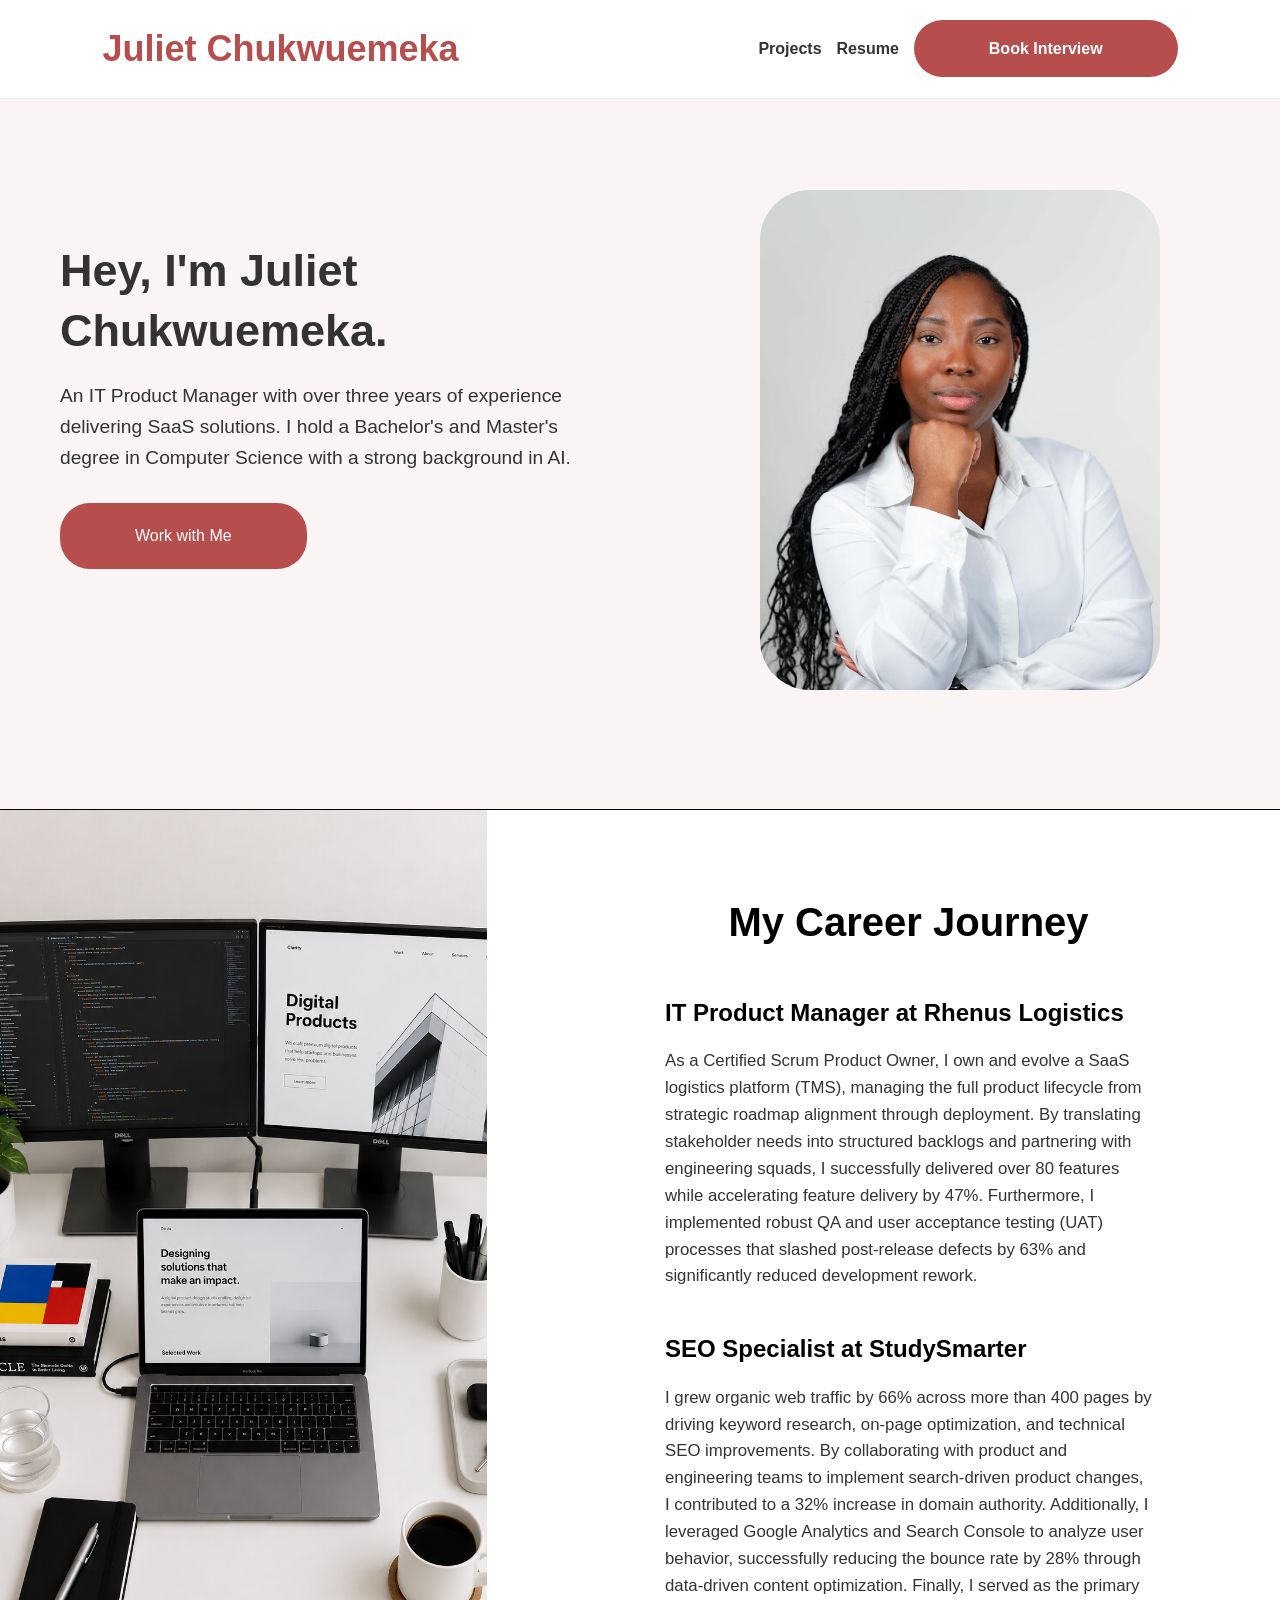
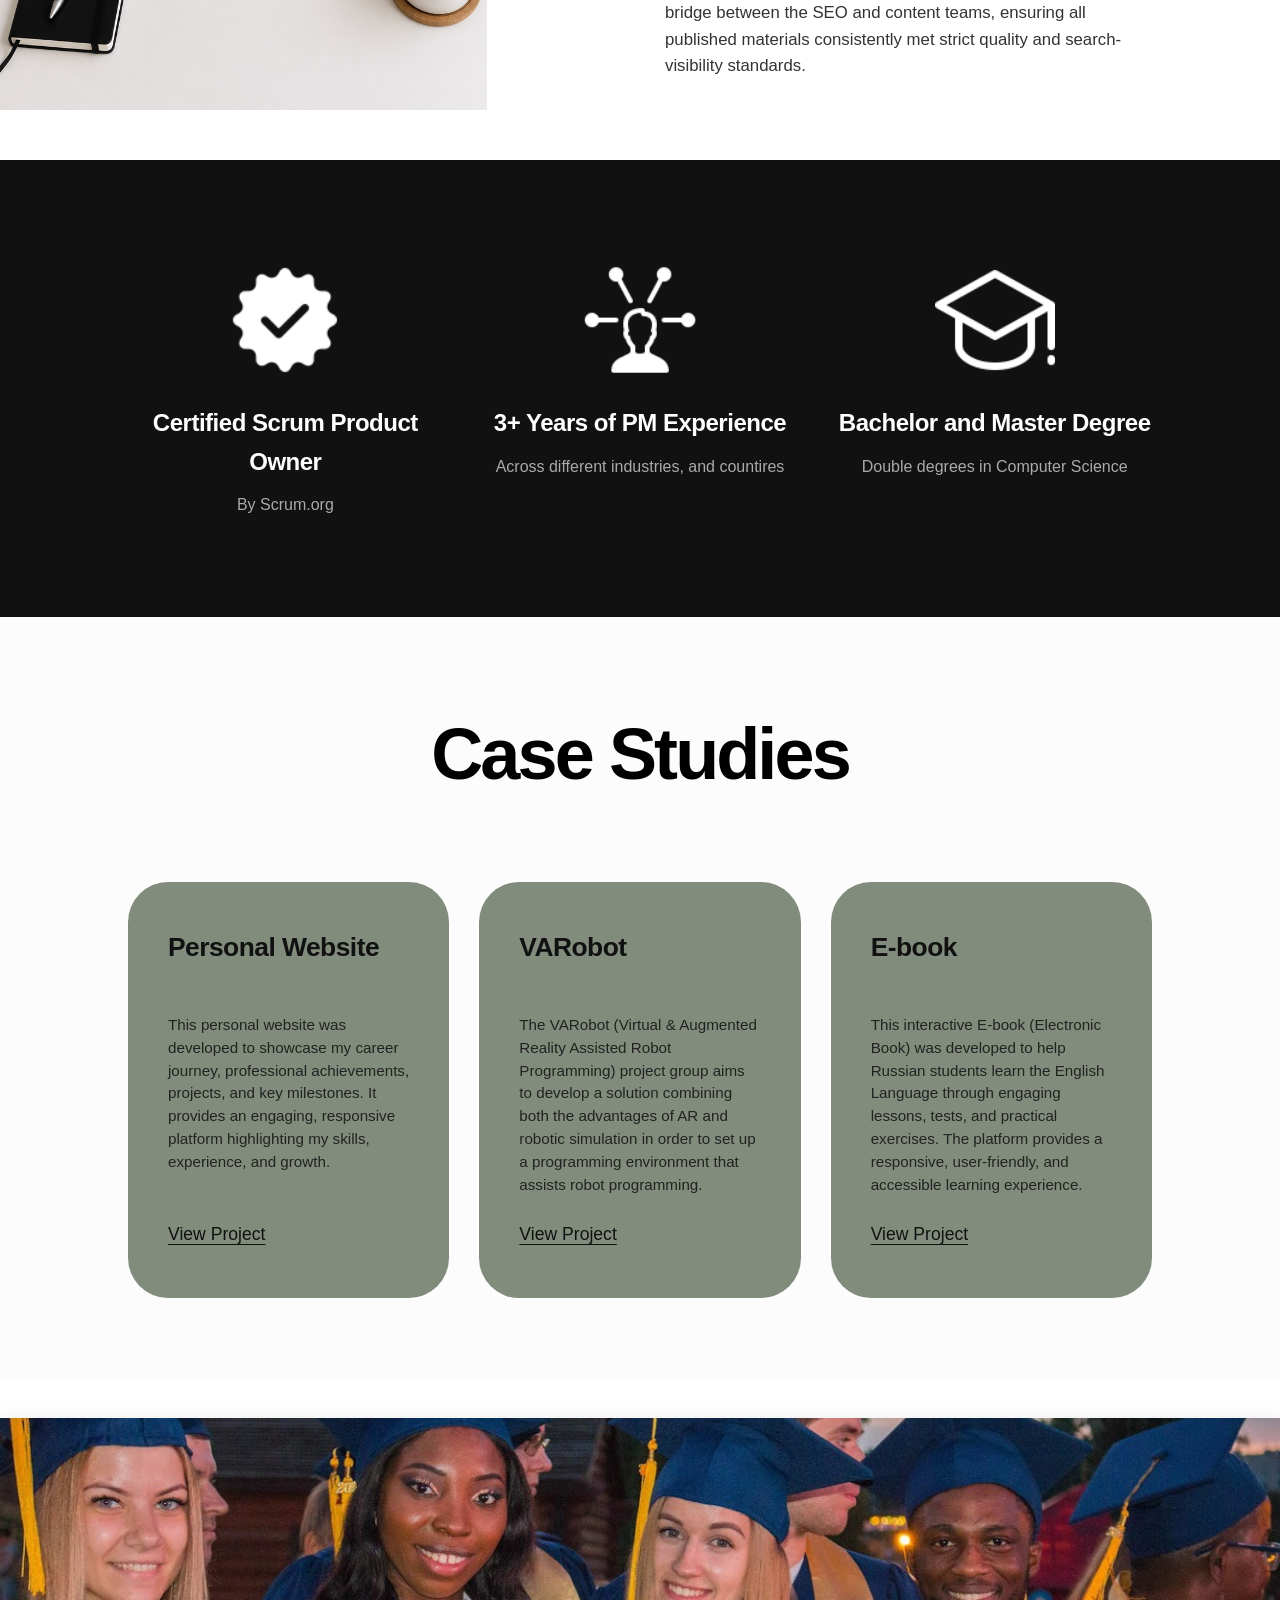
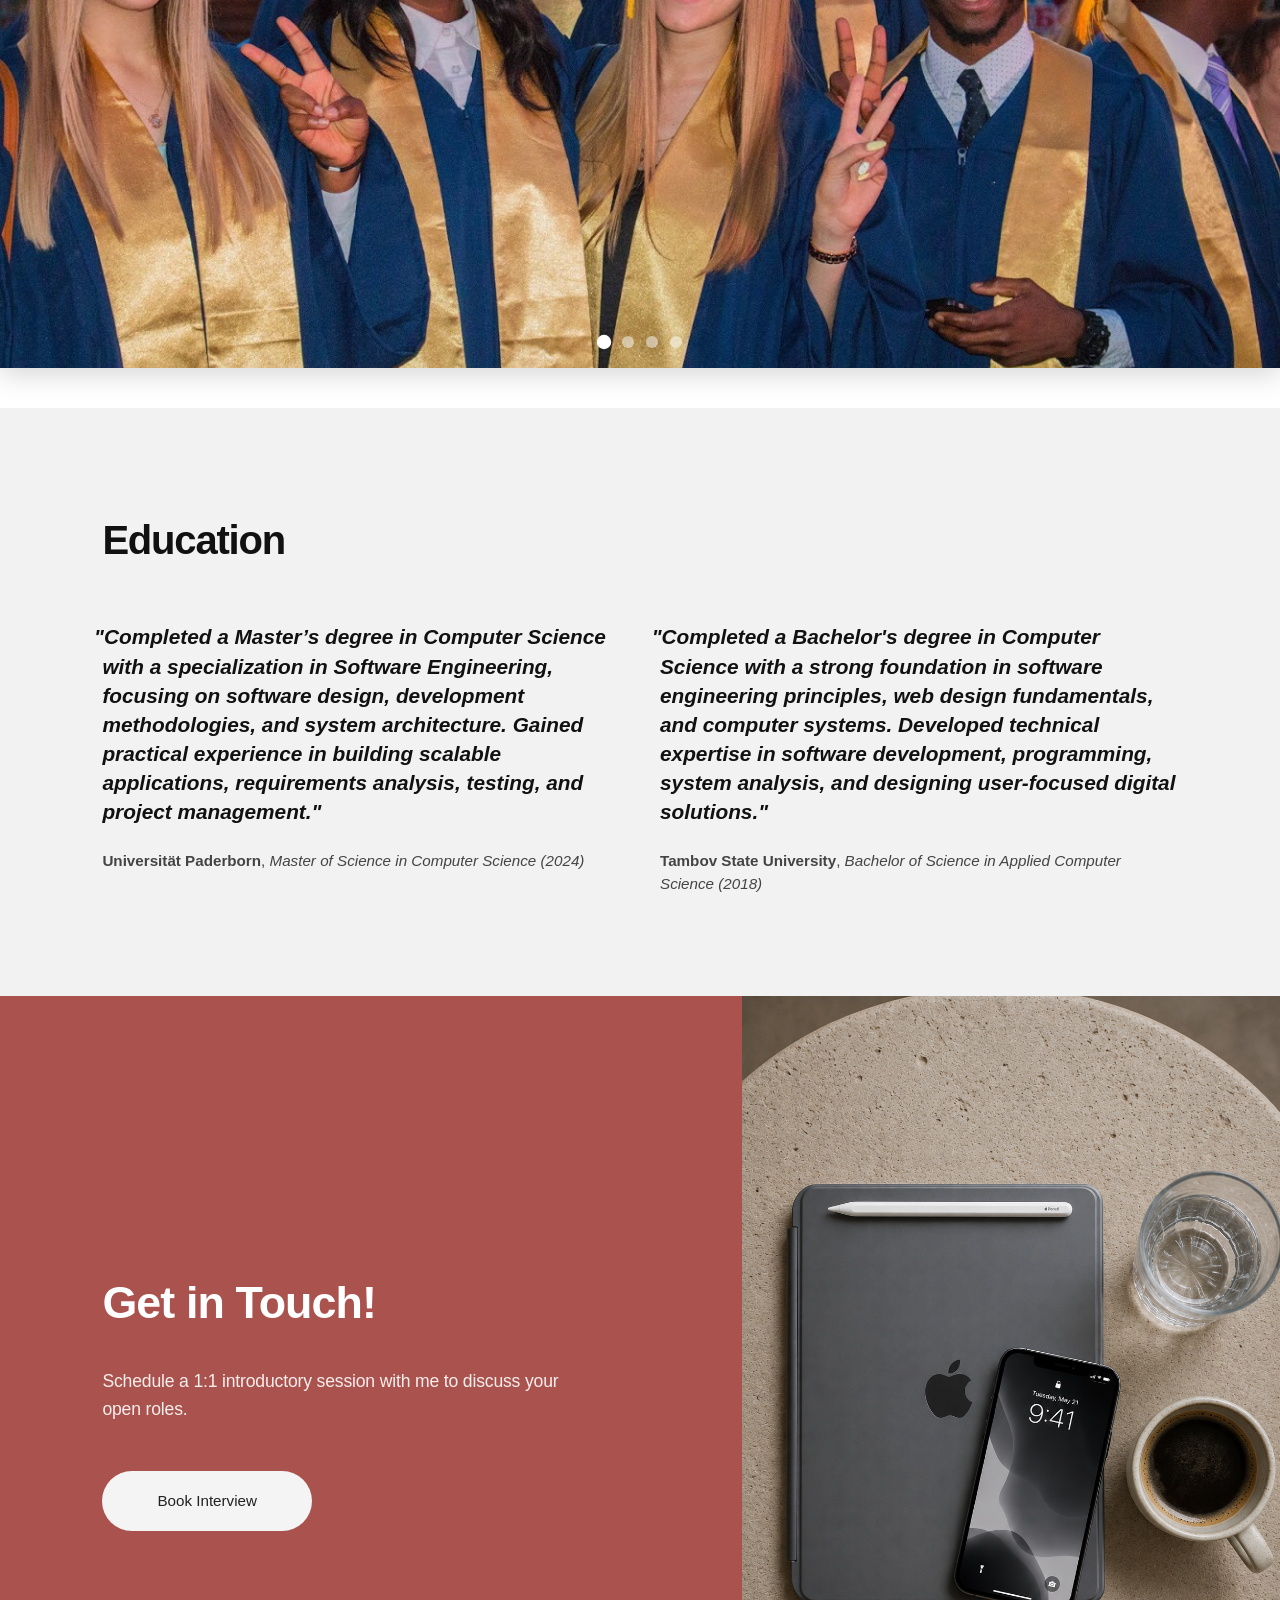
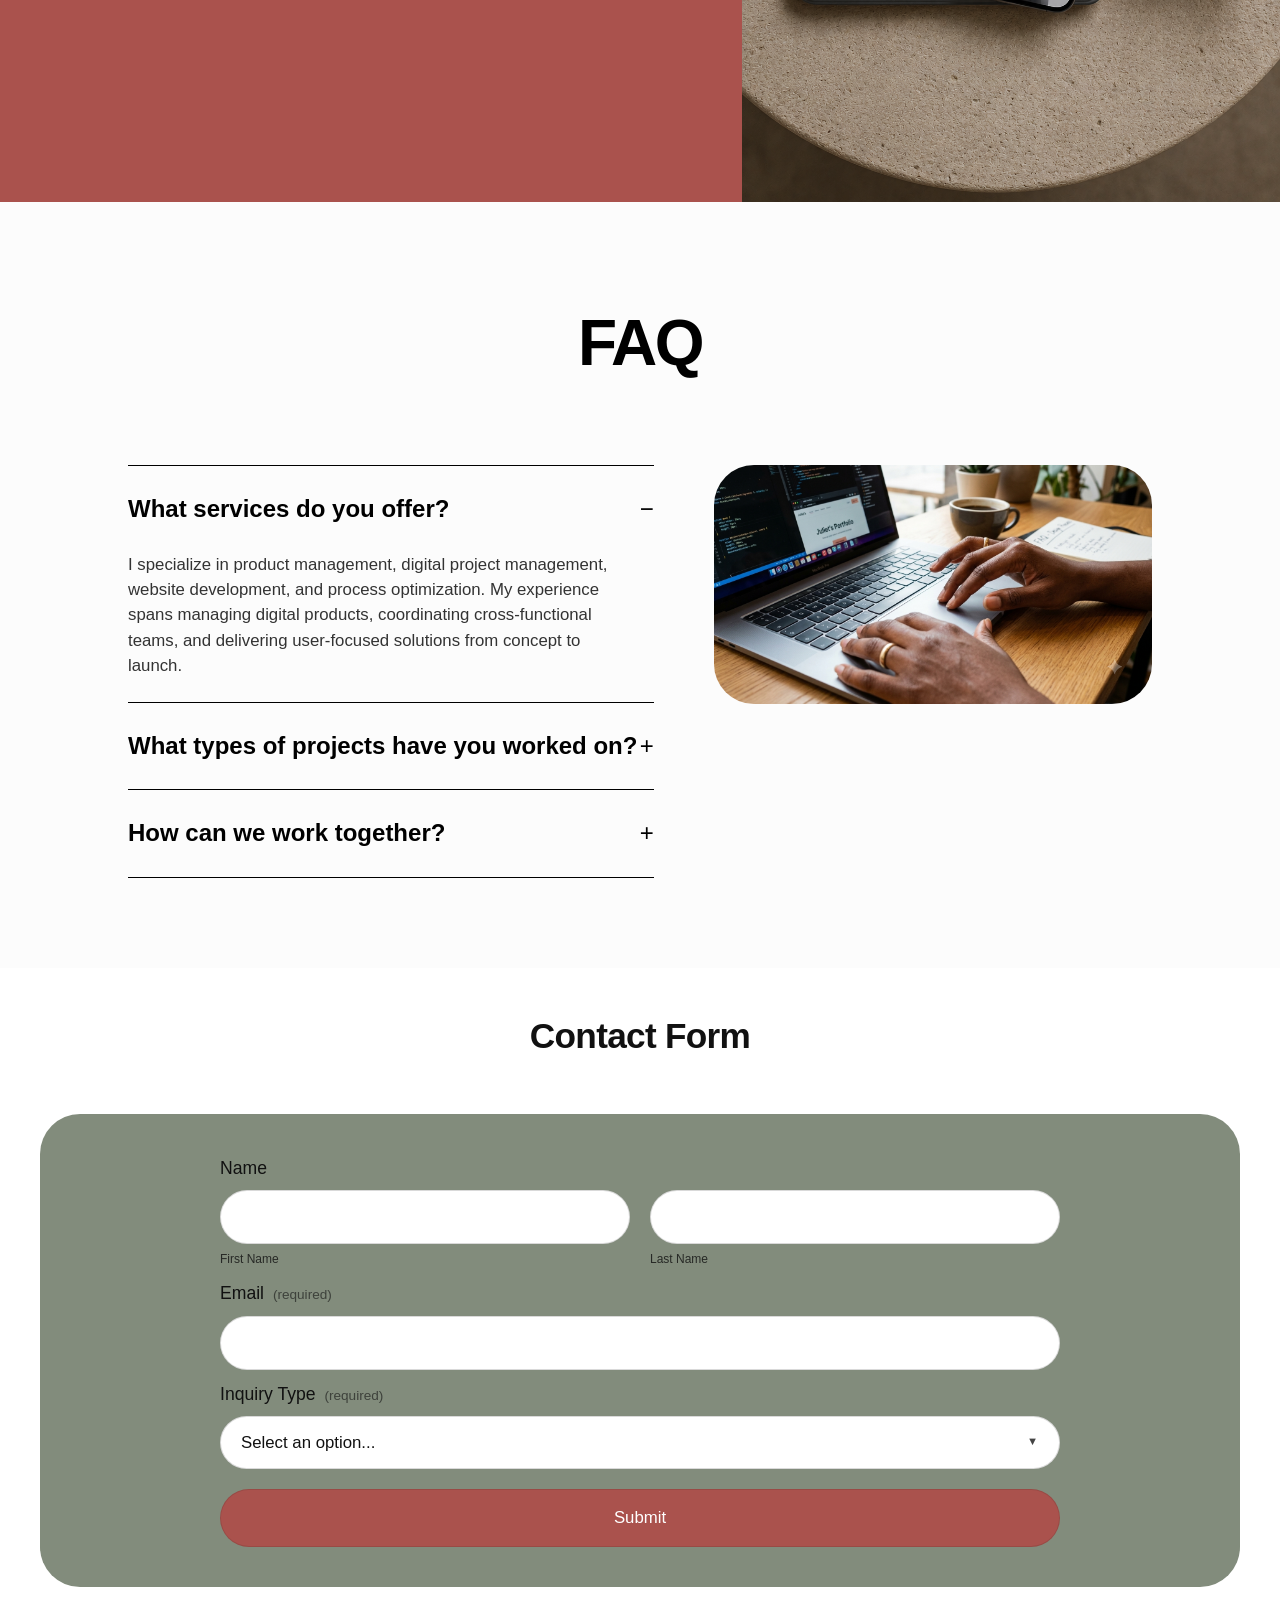
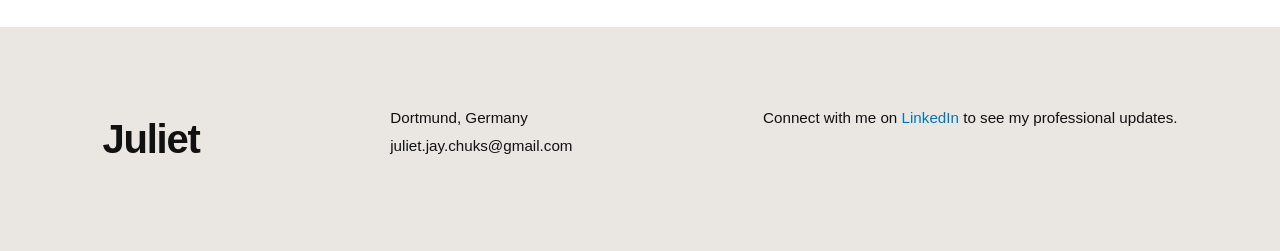
<file: index.html>
<!DOCTYPE html>
<html lang="en">
<head>
    <meta charset="UTF-8">
    <meta name="viewport" content="width=device-width, initial-scale=1.0">
    <title>Juliet's Portfolio</title>

    <!-- This line changes your tab icon -->
    <link rel="icon" type="image/x-icon" href="favicon.ico">
    
    <link rel="stylesheet" href="css/main.css">
</head>
<body>
  <script src="js/contact.js"></script>

    <!-- Header -->
    <header>
          <nav class="portfolio-navbar">
            <div class="logo">
            <h2>
              <a href="index.html" style="color: #b74e4e; text-decoration: none;">Juliet Chukwuemeka</a>
                      </h2>
        </div>
            <ul>
                <li><a href="projects.html">Projects</a></li>
                <li><a href="Juliet Chukwuemeka_CV.pdf" target="_blank" rel="noopener noreferrer" class="resume-button">
                  Resume</a></li>               
                 <li><a href="interview.html" class="btn">Book Interview</a></li>
            </ul>
        </nav>
    </header>

    <!-- Hero -->
    <section class="hero" id="home">
        <div class="hero-content">
          <div class="hero-stuff"> 
            <h1>Hey, I'm Juliet Chukwuemeka.</h1>
            <p>
                An IT Product Manager with over three years of experience delivering SaaS solutions.
                I hold a Bachelor's and Master's degree in Computer Science with a strong background in AI.
            </p>

          </div>
           

            <a href="#contact" class="btn">Work with Me</a>
        </div>

        <!-- Right Column: Your New Photo Container -->
    <div class="hero-image">
      <img src="imgs/ProPhoto_hand.JPG" alt="Juliet Chukwuemeka - IT Product Manager" />
  </div>

    </section>

    <!-- Career -->
    <section class="career career-split" id="career-history">
      <!-- Left Column: Your Image -->
    <div class="career-image">
      <img src="imgs/DeskImage.png" alt="Juliet working on product strategy roadmaps" />
  </div>
  <!-- Right Column: Your Career Text -->
  <div class="career-content">
        <h2>My Career Journey</h2>

        <div class="career-block">
                <h3>IT Product Manager at Rhenus Logistics</h3>
                <p>
                  As a Certified Scrum Product Owner, I own and evolve a SaaS logistics platform (TMS), 
                  managing the full product lifecycle from strategic roadmap alignment through deployment.
                  By translating stakeholder needs into structured backlogs and partnering with engineering squads, 
                  I successfully delivered over 80 features while accelerating feature delivery by 47%. Furthermore, 
                  I implemented robust QA and user acceptance testing (UAT) processes that slashed post-release 
                  defects by 63% and significantly reduced development rework.
                </p>
              </div>

              <div class="career-block">
                <h3>SEO Specialist at StudySmarter</h3>

                <p>
                  I grew organic web traffic by 66% across more than 400 pages by driving keyword research, 
                  on-page optimization, and technical SEO improvements. By collaborating with product and engineering 
                  teams to implement search-driven product changes, I contributed to a 32% increase in domain authority. 
                  Additionally, I leveraged Google Analytics and Search Console to analyze user behavior, successfully reducing 
                  the bounce rate by 28% through data-driven content optimization. Finally, I served as the primary bridge between 
                  the SEO and content teams, ensuring all published materials consistently met strict quality and search-visibility standards.
                </p>
              </div>
            </div>

        </div>
    </section>

    <!-- Stats -->
    <section class="metrics-section">
      <div class="metrics-container">
        
        <!-- Feature 1 -->
        <div class="metric-card">
          <div class="metric-icon">
            <img src="imgs/icons8-certified-90.png" alt="Mouse cursor badge icon" />
          </div>
          <h3> Certified Scrum Product Owner</h3>
          <p>By Scrum.org</p>
        </div>
    
        <!-- Feature 2 -->
        <div class="metric-card">
          <div class="metric-icon">
            <img src="imgs/icons8-exp.png" alt="Heart badge icon" />
          </div>
          <h3>3+ Years of PM Experience</h3>
          <p>Across different industries, and countires</p>
        </div>
    
        <!-- Feature 3 -->
        <div class="metric-card">
          <div class="metric-icon">
            <img src="imgs/icons8-graduate-96.png" alt="People collaboration badge icon" />
          </div>
          <h3>Bachelor and Master Degree</h3>
          <p>Double degrees in Computer Science</p>
        </div>
    
      </div>
    </section>

    <!-- Projects -->
    <section class="case-studies-section">
      <!-- Centered section heading -->
      <h2 class="section-title">Case Studies</h2>
      
      <!-- Grid container for the cards -->
      <div class="cards-container">
        
        <!-- Card 1 -->
        <article class="case-card">
          <div class="card-content">
            <h3>Personal Website</h3>
            <p>This personal website was developed to showcase my career journey, professional achievements, projects, and key milestones. 
              It provides an engaging, responsive platform highlighting my skills, experience, and growth.</p>
            <a href="index.html" class="project-link">View Project</a>
          </div>
        </article>
    
        <!-- Card 2 -->
        <article class="case-card">
          <div class="card-content">
            <h3>VARobot</h3>
            <p>The VARobot (Virtual & Augmented Reality Assisted Robot Programming) project group aims to develop a solution combining 
              both the advantages of AR and robotic simulation in order to set up a programming environment that assists robot programming.</p>
            <a href="https://varobot-pg.github.io/" class="project-link" target="_blank" rel="noopener noreferrer">View Project</a>
          </div>
        </article>
    
        <!-- Card 3 -->
        <article class="case-card">
          <div class="card-content">
            <h3>E-book</h3>
            <p>This interactive E-book (Electronic Book) was developed to help Russian students learn the English Language through engaging lessons, 
              tests, and practical exercises. The platform provides a responsive, user-friendly, and accessible learning experience.
            </p>
            <a href="https://julietchuks.github.io/EbookForRusEng/" class="project-link" target="_blank" rel="noopener noreferrer">View Project</a>
          </div>
        </article>
    
      </div>
    </section>

    <!-- carousel -->

    <section>
      <div class="carousel-wrapper">
        <!-- Hidden Radio Controls to Track Active Slides -->
        <input type="radio" name="carousel-control" id="slide-1" checked />
        <input type="radio" name="carousel-control" id="slide-2" />
        <input type="radio" name="carousel-control" id="slide-3" />
        <input type="radio" name="carousel-control" id="slide-4" />
      
        <!-- The Main Filmstrip Viewport -->
        <div class="carousel-viewport">
          <div class="carousel-inner">
            
            <!-- Slide 1 -->
            <div class="carousel-item">
              <img src="imgs/bach-peace.JPG" alt="Beautiful landscape setup 1" />
            </div>
            
            <!-- Slide 2 -->
            <div class="carousel-item">
              <img src="imgs/bach-light.JPG" alt="Beautiful landscape setup 2" />
            </div>
            
            <!-- Slide 3 -->
            <div class="carousel-item">
              <img src="imgs/Grad-Juliet.jpg" alt="Beautiful landscape setup 3" />
            </div>
      
            <!-- Slide 4 -->
            <div class="carousel-item">
              <img src="imgs/Gradddd.jpg" alt="Beautiful landscape setup 4" />
            </div>

          </div>
        </div>
      
        <!-- Navigation Dots Controls -->
        <div class="carousel-dots">
          <label for="slide-1" class="dot-trigger"></label>
          <label for="slide-2" class="dot-trigger"></label>
          <label for="slide-3" class="dot-trigger"></label>
          <label for="slide-4" class="dot-trigger"></label>

        </div>
      </div>

    </section>

    <!-- Education -->
    <section class="education-layout-section" id="education">
       <!-- Left Side: Title Header (Renamed per Screenshot 2026-06-11 at 11.58.57.jpg) -->
       <div class="education-title-column">
        <h2>Education</h2>
      </div>
      <div class="education-layout-container">
        
       
    
        <!-- Right Side: Entries Container -->
        <div class="education-entries-column">
          
          <!-- Entry 1 -->
          <article class="education-entry">
            <blockquote>
              "Completed a Master’s degree in Computer Science with a specialization in Software Engineering, 
              focusing on software design, development methodologies, and system architecture. Gained practical 
              experience in building scalable applications, requirements analysis, testing, and project management."
            </blockquote>
            <p class="institution-meta">
              <strong>Universität Paderborn</strong>, <em>Master of Science in Computer Science (2024)</em>
            </p>
          </article>
    
          <!-- Entry 2 -->
          <article class="education-entry">
            <blockquote>
              "Completed a Bachelor's degree in Computer Science with a strong foundation in software engineering 
              principles, web design fundamentals, and computer systems. Developed technical expertise in software development, 
              programming, system analysis, and designing user-focused digital solutions."
            </blockquote>
            <p class="institution-meta">
              <strong>Tambov State University</strong>, <em>Bachelor of Science in Applied Computer Science (2018)</em>
            </p>
          </article>
    
        </div>
        
      </div>
    </section>

    <!-- Contact -->
    <section class="get-in-touch-section" id="contact">
  
      <!-- Left Side: Terracotta Content Column -->
      <div class="touch-content-column">
        <div class="touch-content-inner">
          <h2>Get in Touch!</h2>
          <p>Schedule a 1:1 introductory session with me to discuss your open roles.</p>
          <a href="interview.html" class="book-consultation-btn">Book Interview</a>
        </div>
      </div>
    
      <!-- Right Side: Full-bleed Imagery Column -->
      <div class="touch-image-column">
        <!-- Replaced with the desk scene asset featured in Screenshot 2026-06-11 at 22.53.38.jpg -->
        <img src="imgs/ChatGPT-Image.png" alt="A phone showing design blueprints resting on a notebook next to a cup of black coffee" />
      </div>
    
    </section>

    <!-- FAQ -->
    <section class="faq-section" id="faq">
      <h2 class="faq-main-title">FAQ</h2>
      
      <div class="faq-grid-container">
        
        <div class="faq-accordion-column">
          
          <details class="faq-item" open>
            <summary class="faq-trigger">
              What services do you offer?
              <span class="faq-icon"></span>
            </summary>
            <div class="faq-content">
              <p>I specialize in product management, digital project management, website development, 
                and process optimization. My experience spans managing digital products, coordinating 
                cross-functional teams, and delivering user-focused solutions from concept to launch.</p>
            </div>
          </details>
    
          <details class="faq-item">
            <summary class="faq-trigger">
              What types of projects have you worked on?
              <span class="faq-icon"></span>
            </summary>
            <div class="faq-content">
              <p>I have worked on a variety of projects, including portfolio websites, educational platforms, 
                business websites, digital transformation initiatives, and operational process improvements. 
                These projects have allowed me to combine technical expertise with strategic planning and stakeholder management.</p>
            </div>
          </details>
    
          <details class="faq-item">
            <summary class="faq-trigger">
              How can we work together?
              <span class="faq-icon"></span>
            </summary>
            <div class="faq-content">
              <p>You can contact me through the website's contact form, email, LinkedIn or by simply booking an Interview. Whether you are 
                looking for a product manager, project manager, or collaborator for a digital initiative, I 
                would be happy to discuss your goals and explore how I can contribute.</p>
            </div>
          </details>
    
        </div>
    
        <div class="faq-image-column">
          <img src="imgs/Gemini_Image.png" alt="Close-up of hands typing smoothly on a laptop trackpad" />
        </div>
    
      </div>
    </section>

        <!-- Contact Form -->

    <section class="subscribe-section">
      <h2 class="subscribe-main-title">Contact Form</h2>
      
      <div class="subscribe-card-panel">
        <form class="subscribe-form"  id="customContactForm" action="https://api.web3forms.com/submit" method="POST">
          <input type="hidden" name="access_key" value="4dcc97fb-d48d-4e4f-be25-1b76c4bb031b">
          <div class="form-group-row">
            <div class="input-field-wrapper">
              <label for="first-name">Name</label>
              <input type="text" id="first-name" name="first-name" placeholder="" required />
              <span class="sub-label">First Name</span>
            </div>
            
            <div class="input-field-wrapper">
              <label class="desktop-hidden-label">&nbsp;</label>
              <input type="text" id="last-name" name="last-name" placeholder="" required />
              <span class="sub-label">Last Name</span>
            </div>
          </div>
    
          <div class="form-group-full">
            <div class="input-field-wrapper">
              <label for="email-address">Email <span class="required-indicator">(required)</span></label>
              <input type="email" id="email-address" name="email-address" required />
            </div>
          </div>
    
          <div class="form-group-full">
            <div class="input-field-wrapper">
              <label for="inquiry-type">Inquiry Type <span class="required-indicator">(required)</span></label>
              <div class="select-dropdown-container">
                <select id="inquiry-type" name="inquiry-type" required>
                  <option value="" disabled selected hidden>Select an option...</option>
                  <option value="general">Full-Time Product Management Roles</option>
                  <option value="freelance">Full-Time Project Management Roles</option>
                  <option value="fulltime">Other Roles</option>
                  <option value="other">General Networking</option>
                </select>
              </div>
            </div>
          </div>
    
          <button type="submit" class="subscribe-submit-btn">Submit</button>
    
        </form>

        <div id="formSuccessMessage" style="display: none; text-align: center; color: #ffffff; font-family: sans-serif; padding: 20px;">
          <h3 style="font-size: 1.8rem; margin-bottom: 10px;">Thank You!</h3>
          <p>Your inquiry has been sent successfully. I'll get back to you shortly.</p>
        </div>

      </div>
    </section>

    <!-- Footer -->
    <footer class="portfolio-footer">
      <div class="footer-container">
        
        <div class="footer-column footer-brand">
          <h2>Juliet</h2>
        </div>
    
        <div class="footer-column footer-contact">
          <p>Dortmund, Germany</p>
          <p><a href="mailto:juliet.jay.chuks@gmail.com">juliet.jay.chuks@gmail.com</a></p>
        </div>
    
        <div class="footer-column footer-credits">
          <p>Connect with me on <a href="https://www.linkedin.com/in/juliet-chukwuemeka/" target="_blank" style="color: #0077b5; class="linkedin-link">LinkedIn</a> to see my professional updates.</p>
        </div>
    
      </div>
    </footer>

    <script>
      const header = document.querySelector('header');
      let lastScrollY = window.scrollY;
    
      window.addEventListener('scroll', () => {
        // If scrolling down, hide the navbar. If scrolling up, show it.
        if (window.scrollY > lastScrollY) {
          header.classList.add('nav-hidden');
        } else {
          header.classList.remove('nav-hidden');
        }
        
        // Update the last scroll position
        lastScrollY = window.scrollY;
      });
    </script>

</body>
</html>
</file>
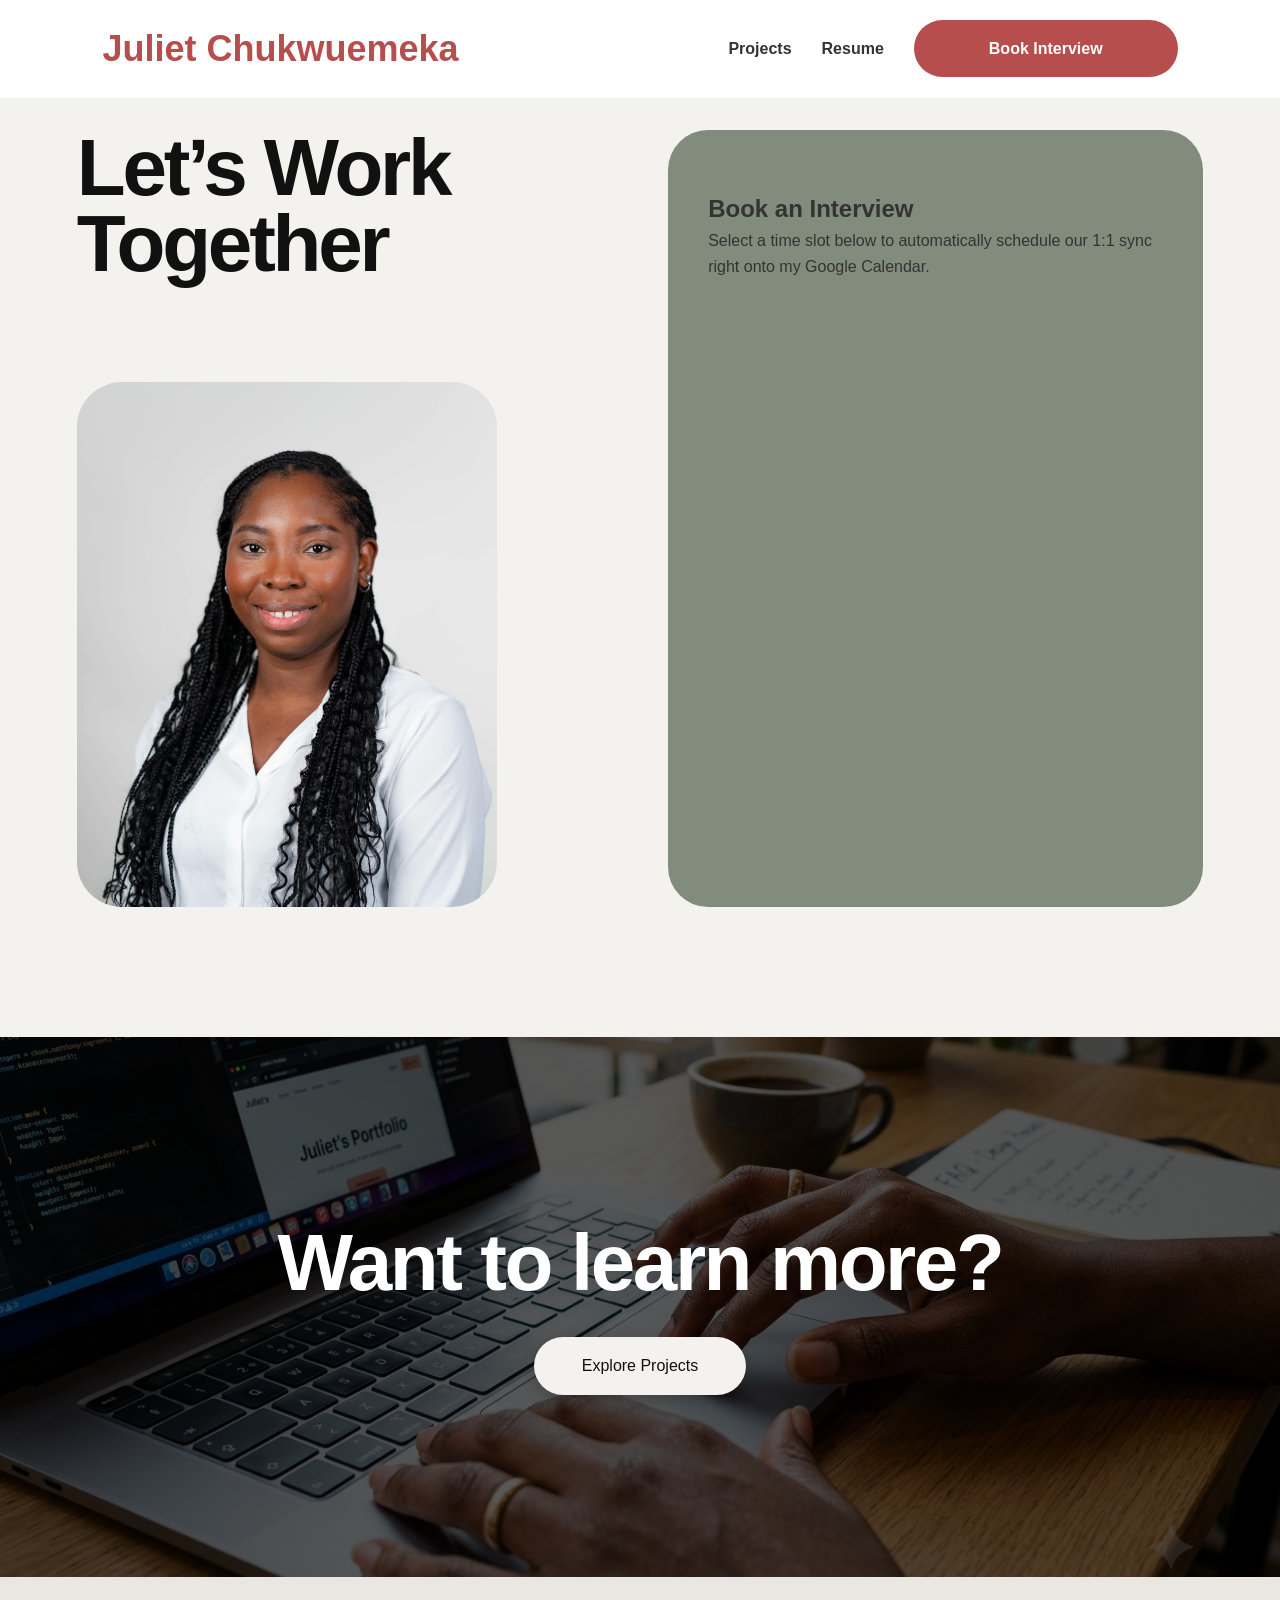
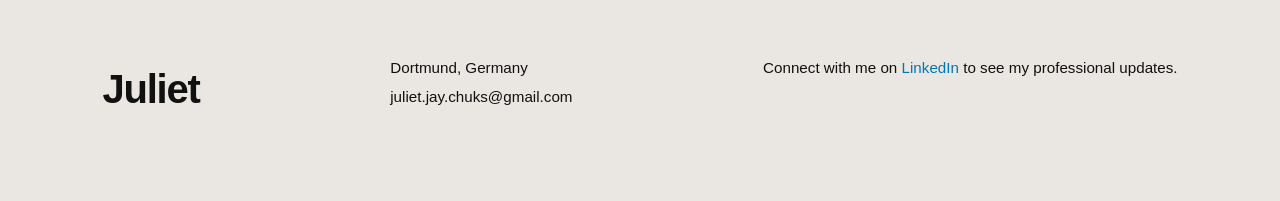
<file: interview.html>
<!DOCTYPE html>
<html lang="en">
<head>
    <meta charset="UTF-8">
    <meta name="viewport" content="width=device-width, initial-scale=1.0">
    <title>Book Interview</title>

    <!-- This line changes your tab icon -->
    <link rel="icon" type="image/x-icon" href="favicon.ico">
    <link rel="stylesheet" href="css/interview.css">
</head>
<body>
  <script src="js/contact.js"></script>

    <!-- Header -->
    <header>
          <nav class="portfolio-navbar">
            <div class="logo">
            <h2>
              <a href="index.html" style="color: #b74e4e; text-decoration: none;">Juliet Chukwuemeka</a>
                      </h2>
        </div>
            <ul>
                <li><a href="projects.html">Projects</a></li>
                <li><a href="Juliet Chukwuemeka_CV.pdf" target="_blank" rel="noopener noreferrer" class="resume-button">
                  Resume</a></li>    
                <li><a href="interview.html" class="btn">Book Interview</a></li>
            </ul>
        </nav>
    </header>
    
    <section class="contact-page-layout" id="contact">
  
      <div class="layout-left-column">
        <h1 class="main-headline">Let’s Work<br>Together</h1>
        
        <div class="profile-image-wrapper">
          <img src="imgs/ProPhoto_smile.JPG" alt="Juliet Chukwuemeka" class="profile-img" />
        </div>
      </div>
    
      <div class="layout-right-column">
        <div class="contact-card-panel">
         
          <div class="scheduler-header">
            <h2>Book an Interview</h2>
            <p>Select a time slot below to automatically schedule our 1:1 sync right onto my Google Calendar.</p>
          </div>
        
          <div class="calendar-container">
            <iframe src="https://calendar.google.com/calendar/appointments/schedules/AcZssZ1KNOKjYeeY9PfdiOXRwopwCZRcoc4i-jIy2DTlgMCdlBFtn_Ynn8rEA_hsMDnzmPzOVjCEc2Hu?gv=true" style="border: 0;" frameborder="0"></iframe>
          </div>

        </div>
      </div>
    
    </section>
       <!-- Header -->

       <section class="cta-banner-container">
  
        <!-- 📷 The requested inline image element -->
        <img src="imgs/Gemini_Image.png" alt="background image" class="cta-bg-image">
        
        <!-- 🖤 The dark overlay tint mask -->
        <div class="cta-dark-overlay"></div>
      
        <!-- ✏️ The text and button content layer floating on top -->
        <div class="cta-banner-content">
          <h2 class="cta-main-title">Want to learn more?</h2>
          <a href="projects.html" class="cta-explore-btn">Explore Projects</a>
        </div>
      
      </section>

        <!-- Footer -->
    <footer class="portfolio-footer">
      <div class="footer-container">
        
        <div class="footer-column footer-brand">
          <h2>Juliet</h2>
        </div>
    
        <div class="footer-column footer-contact">
          <p>Dortmund, Germany</p>
          <p><a href="mailto:juliet.jay.chuks@gmail.com">juliet.jay.chuks@gmail.com</a></p>
        </div>
    
        <div class="footer-column footer-credits">
          <p>Connect with me on <a href="https://www.linkedin.com/in/juliet-chukwuemeka/" target="_blank" style="color: #0077b5; class="linkedin-link">LinkedIn</a> to see my professional updates.</p>
        </div>
    
      </div>
    </footer>

    <script>
      const header = document.querySelector('header');
      let lastScrollY = window.scrollY;
    
      window.addEventListener('scroll', () => {
        // If scrolling down, hide the navbar. If scrolling up, show it.
        if (window.scrollY > lastScrollY) {
          header.classList.add('nav-hidden');
        } else {
          header.classList.remove('nav-hidden');
        }
        
        // Update the last scroll position
        lastScrollY = window.scrollY;
      });
    </script>
    
  </body>
</html>
</file>
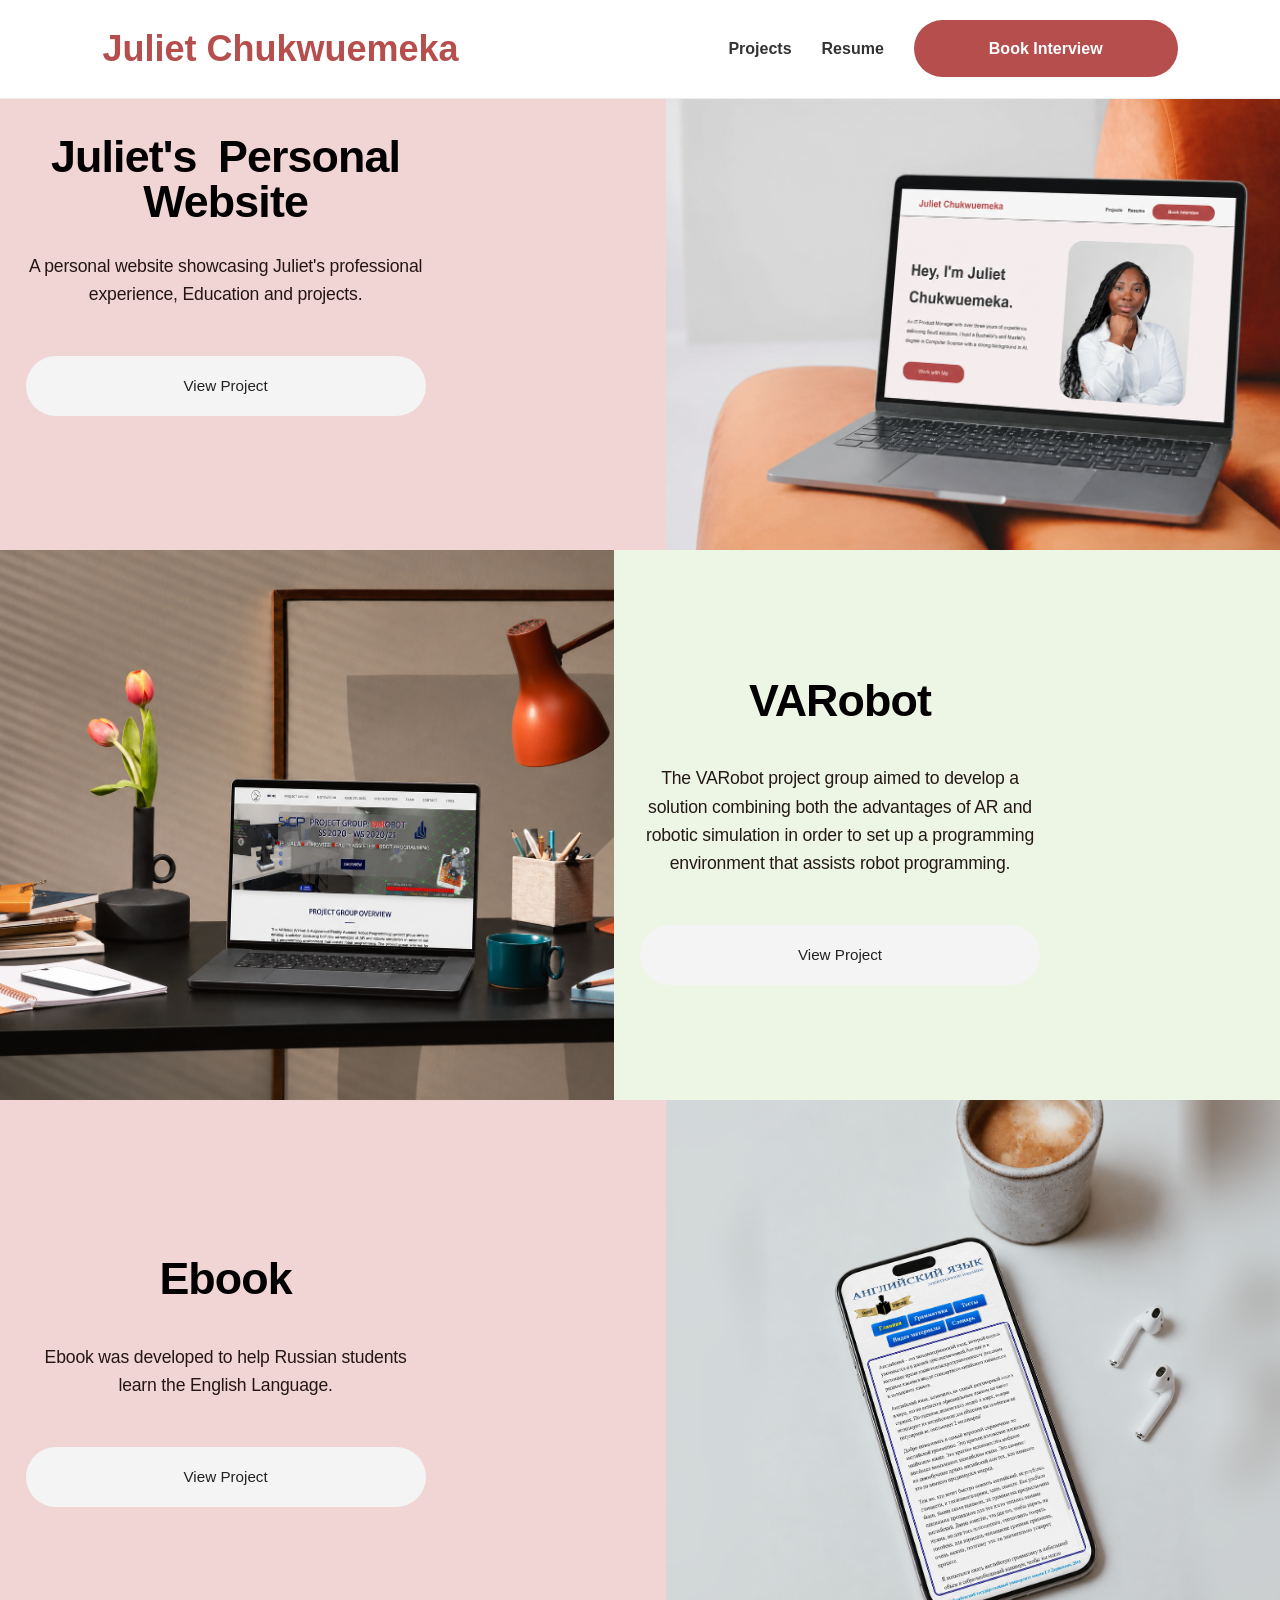
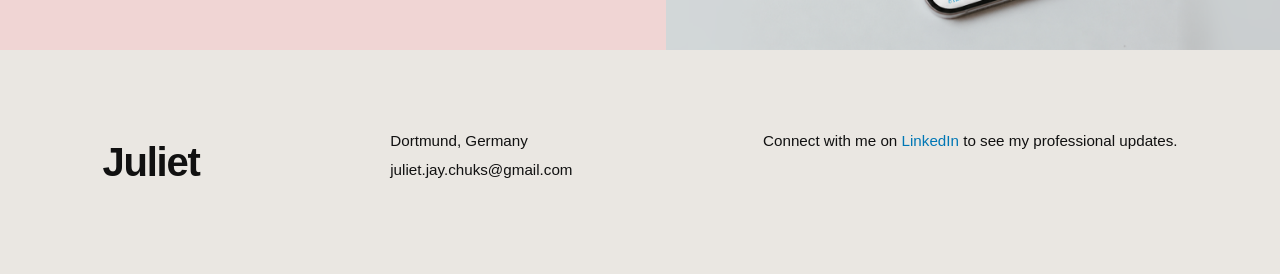
<file: projects.html>
<!DOCTYPE html>
<html lang="en">
<head>
    <meta charset="UTF-8">
    <meta name="viewport" content="width=device-width, initial-scale=1.0">
    <title>Projects</title>

    <!-- This line changes your tab icon -->
    <link rel="icon" type="image/x-icon" href="favicon.ico">
    <link rel="stylesheet" href="css/projects.css">
</head>
<body>
  <script src="js/contact.js"></script>

    <!-- Header -->
    <header>
          <nav class="portfolio-navbar">
            <div class="logo">
            <h2>
              <a href="index.html" style="color: #b74e4e; text-decoration: none;">Juliet Chukwuemeka</a>
                      </h2>
        </div>
            <ul>
                <li><a href="projects.html">Projects</a></li>
                <li><a href="Juliet Chukwuemeka_CV.pdf" target="_blank" rel="noopener noreferrer" class="resume-button">
                  Resume</a></li>    
                <li><a href="interview.html" class="btn">Book Interview</a></li>
            </ul>
        </nav>
    </header>
   
   <!-- Contact -->
   <section class="get-in-touch-section" id="contact">
  
    <!-- Left Side: Terracotta Content Column -->
    <div class="touch-content-column">
      <div class="touch-content-inner">
        <h2>Juliet's Personal Website</h2>
        <p>A personal website showcasing Juliet's professional experience, Education and projects.</p>
        <a href="index.html" class="book-consultation-btn">View Project</a>
      </div>
    </div>
  
    <!-- Right Side: Full-bleed Imagery Column -->
    <div class="touch-image-column">
      <!-- Replaced with the desk scene asset featured in Screenshot 2026-06-11 at 22.53.38.jpg -->
      <img src="imgs/website_background.png" alt="A phone showing design blueprints resting on a notebook next to a cup of black coffee" />
    </div>
  
  </section>

  <!-- Contact -->
  <section class="get-in-touch-section2" id="contact">

     <!-- Right Side: Full-bleed Imagery Column -->
     <div class="touch-image-column">
      <!-- Replaced with the desk scene asset featured in Screenshot 2026-06-11 at 22.53.38.jpg -->
      <img src="imgs/varobot_ground.png" alt="A phone showing design blueprints resting on a notebook next to a cup of black coffee" />
    </div>
  
    <!-- Left Side: Terracotta Content Column -->
    <div class="touch-content-column">
      <div class="touch-content-inner">
        <h2>VARobot</h2>
        <p>The VARobot project group aimed to develop a solution combining both the advantages of AR and robotic 
          simulation in order to set up a programming environment that assists robot programming.</p>
        <a href="https://varobot-pg.github.io/" target="_blank" rel="noopener noreferrer" class="book-consultation-btn">View Project</a>
      </div>
    </div>
  
   
  
  </section>

     <!-- Contact -->
     <section class="get-in-touch-section3" id="contact">
  
      <!-- Left Side: Terracotta Content Column -->
      <div class="touch-content-column">
        <div class="touch-content-inner">
          <h2>Ebook</h2>
          <p>Ebook was developed to help Russian students learn the English Language.</p>
          <a href="https://julietchuks.github.io/EbookForRusEng/" target="_blank" rel="noopener noreferrer" class="book-consultation-btn">View Project</a>
        </div>
      </div>
    
      <!-- Right Side: Full-bleed Imagery Column -->
      <div class="touch-image-column2">
        <!-- Replaced with the desk scene asset featured in Screenshot 2026-06-11 at 22.53.38.jpg -->
        <img src="imgs/Ebook_mobile.png" alt="A phone showing design blueprints resting on a notebook next to a cup of black coffee" />
      </div>
    
    </section>

    <!-- Footer -->
    <footer class="portfolio-footer">
      <div class="footer-container">
        
        <div class="footer-column footer-brand">
          <h2>Juliet</h2>
        </div>
    
        <div class="footer-column footer-contact">
          <p>Dortmund, Germany</p>
          <p><a href="mailto:juliet.jay.chuks@gmail.com">juliet.jay.chuks@gmail.com</a></p>
        </div>
    
        <div class="footer-column footer-credits">
          <p>Connect with me on <a href="https://www.linkedin.com/in/juliet-chukwuemeka/" target="_blank" style="color: #0077b5; class="linkedin-link">LinkedIn</a> to see my professional updates.</p>
        </div>
    
      </div>
    </footer>

    <script>
      const header = document.querySelector('header');
      let lastScrollY = window.scrollY;
    
      window.addEventListener('scroll', () => {
        // If scrolling down, hide the navbar. If scrolling up, show it.
        if (window.scrollY > lastScrollY) {
          header.classList.add('nav-hidden');
        } else {
          header.classList.remove('nav-hidden');
        }
        
        // Update the last scroll position
        lastScrollY = window.scrollY;
      });
    </script>

  </body>
</html>
</file>
<file: css/main.css>
*{
  margin:0;
  padding:0;
  box-sizing:border-box;
}

body{
  font-family:Arial, sans-serif;
  line-height:1.6;
  color:#333;
}

header{
  background:#fff;
  padding:20px 8%;
  position:fixed;
  top:0;
  left: 0;
  width: 100%;
  z-index:1000;
  border-bottom:1px solid #eee;
  transition: transform 0.3s ease-in-out; /* Creates the smooth slide effect */
}

/* This class will be toggled by JavaScript */
.nav-hidden {
  transform: translateY(-100%);
}

nav{
  display:flex;
  justify-content:space-between;
  align-items:center;
}

nav ul{
  list-style:none;
  display:flex;
  gap:30px;
}

nav a{
  text-decoration:none;
  color:#333;
  font-weight:600;
}

.logo{
  font-size:1.5rem;
  font-weight:bold;
}

/* Mobile Responsive Styles */
@media screen and (max-width: 768px) {

  /* Prevent content from being cut off by the fixed header */
  body {
    padding-top: 140px; /* Adjust based on your mobile header height */
  }
  
  .portfolio-navbar {
    display: flex;
    flex-direction: column;
    align-items: center;
    padding: 15px 10px;
    gap: 15px;
  }

  .logo h2 {
    font-size: 1.5rem;
    text-align: center;
    margin: 0;
  }

  .portfolio-navbar ul {
    display: flex;
    flex-direction: column;
    align-items: center;
    width: 100%;
    padding: 0;
    margin: 0;
    gap: 12px; /* Spaces out the nav links vertically */
    list-style: none;
  }

  .portfolio-navbar ul li {
    width: 100%;
    text-align: center;
  }

  .portfolio-navbar ul li a {
    display: block;
    padding: 10px 20px;
    font-size: 1.1rem;
    text-decoration: none;
  }

  /* Enhancing the CTA button for mobile tap targets */
  .portfolio-navbar .btn {
    display: inline-block;
    width: 80%; /* Makes the button prominent and easy to tap */
    max-width: 250px;
    margin-top: 5px;
    text-align: center;
  }
}

.hero h1{
  font-size:4rem;
  margin-bottom:20px;
}

/* 1. Reset alignment inside the main hero layout container */
.hero {
  display: flex;
  justify-content: space-between; /* Aligns the inner content box to the left */
  align-items: center;         /* Keeps content centered vertically */
  gap: 40px;
  padding-left:60px 10%;           /* Gives it a nice breathing room gap from the absolute screen edge */
  padding-bottom:50px ; 
  min-height:90vh;
  background:#f8efefa9;
  border-top: 1px solid #000000;    /* 1px makes it thin, solid means a solid line, #000000 is pure black */
  border-bottom: 1px solid #000000;
}

/* 2. Remove any auto margins that might be centering the inner content wrapper */
.hero-content {
  flex: 1;                        /* Lets the text grow to occupy half the room */
  max-width: 600px;
  text-align: left;
  padding-left: 60px;
  padding-top: 50px;
}

.hero-content h1 {
  font-size: 45px;
  line-height: 60px;

}

/* Control the photo container size */
.hero-image {
  flex: 1;                        /* Occupies the remaining half of the room */
  display: flex;
  justify-content: center;        /* Centers your photo inside its allocated half */
  padding-top: 120px;
}

.hero-image img {
  width: 100%;
  max-width: 400px;               /* Caps the width so it doesn't get massively giant */
  height: auto;                   /* Keeps aspect ratio stable */
  border-radius: 50px;             /* Optional: Softens sharp photo corners */
  object-fit: cover;
}

/* 3. Ensure the button doesn't stretch and behaves cleanly in left-alignment */
.hero-content .btn {
  display: inline-block;       /* Stops the button from taking up the entire width */
}

.hero p{
  max-width:600px;
  margin:auto;
  margin-bottom:30px;
  font-size:1.2rem;
}

/* Mobile Friendly Shield: Stacks them when screen sizes get cramped */
@media (max-width: 768px) {
  .hero {
    flex-direction: column-reverse; /* Stacks image nicely above text on mobile devices */
    text-align: center;
    padding: 40px 5%;
  }
  .hero-content {
    text-align: center;
    width: 450px;
    padding-left: 50px;
    padding-right: 50px;
  }

}

.btn{
  background:#b74e4e;
  color:white;
  padding:20px 75px;
  border: none;
  border-radius:30px;
  cursor:pointer;
  text-decoration:none;
}

.career {
  display: flex;
  justify-content: space-between; /* Spreads image to left, text to right */
  align-items: center;            /* Perfectly centers them vertically */
  gap: 50px;                      /* Clean breathing room between columns */
  padding: 80px 10%;              /* Spacious top/bottom and side margins */
}

.career-section {
  display: flex;
  align-items: stretch;         /* Matches columns to the same height */
  width: 100%;
  background-color: #ffffff;
  padding: 0;                   /* Strips edge borders to let left image go flush */
}

.career-split {
  display: flex;
  align-items: stretch;       /* Forces both columns to match each other's height perfectly */
  padding: 0;                 /* Strips out layout padding completely */
  background-color: #ffffff;  /* Or whatever backdrop color you prefer */
  width: 100%;
}

.career-image {
  flex: 1;
  width: 50%;
  height: 900px;              /* Adjust this default value to control how tall the row is */
  overflow: hidden;
}

.career-image img {
  width: 100%;
  height: 100%;
  object-fit: cover;          /* Cuts the image cleanly without stretching it out of proportion */
  display: block;
}

.career-content {
  flex: 1;
  width: 50%;
  display: flex;
  flex-direction: column;
  justify-content: center;      /* Vertically aligns blocks cleanly */
  padding: 80px 10%;            /* Generous padding for breathing room */
  box-sizing: border-box;
}

/* Typography Styling matching Screenshot 2026-06-10 at 22.32.28.jpg */
.career-content h2 {
  font-family: -apple-system, BlinkMacSystemFont, "Segoe UI", Roboto, Helvetica, Arial, sans-serif;
  font-size: 2.5rem;
  font-weight: 700;
  color: #000000;
  margin-top: 0;
  margin-bottom: 3.5rem;        /* Pushes down the main title away from subsets */
}

.career-block {
  margin-bottom: 2.5rem;        /* Gaps out the career text blocks */
}

.career-block:last-of-type {
  margin-bottom: 0;             /* Prevents extra bottom margin layout leaks */
}

.career-block h3 {
  font-family: -apple-system, BlinkMacSystemFont, "Segoe UI", Roboto, Helvetica, Arial, sans-serif;
  font-size: 1.5rem;
  font-weight: 700;
  color: #000000;
  margin-top: 0;
  margin-bottom: 1rem;
}

.career-block p {
  font-family: -apple-system, BlinkMacSystemFont, "Segoe UI", Roboto, Helvetica, Arial, sans-serif;
  font-size: 1.05rem;
  line-height: 1.6;             /* Increases text-readability */
  color: #333333;               /* Soft charcoal dark grey for reading track */
  margin: 0;
}

.career h2,
.projects h2,
.testimonials h2,
.contact h2,
.faq h2{
  margin-bottom:40px;
  text-align:center;
}

.stats{
  padding:80px 8%;
  display:flex;
  justify-content:center;
  gap:80px;
  text-align:center;
  background:#fafafa;
}

.stat h2{
  font-size:3rem;
}

/* Section Background Wrapper */
.metrics-section {
  background-color: #111111;    /* Deep matte black background */
  padding: 100px 10%;           /* Generous vertical padding for that spacious look */
  width: 100%;
  box-sizing: border-box;
}

/* Flexbox Row Container */
.metrics-container {
  display: flex;
  justify-content: space-between; /* Spreads the three columns evenly */
  align-items: flex-start;        /* Keeps cards aligned at their tops */
  gap: 40px;                      /* Clean spacing between columns */
  max-width: 1200px;              /* Limits maximum horizontal stretch */
  margin: 0 auto;                 /* Centers the entire grid container on large screens */
}

/* Individual Feature Card */
.metric-card {
  flex: 1;                        /* Allows each column to take up equal width */
  text-align: center;             /* Centers icons and all typography elements */
  display: flex;
  flex-direction: column;
  align-items: center;
}

/* Badge Icon Area */
.metric-icon {
  margin-bottom: 24px;            /* Spacing between the badge icon and the headline */
  display: flex;
  justify-content: center;
  align-items: center;
}

.metric-icon img {
  width: 120px;                   /* Approximate size matching the screen capture badge diameter */
  height: auto;
  display: block;
}

/* Column Main Headers */
.metric-card h3 {
  font-family: -apple-system, BlinkMacSystemFont, "Segoe UI", Roboto, Helvetica, Arial, sans-serif;
  color: #ffffff;                 /* Pure crisp white for readable contrast */
  font-size: 1.5rem;
  font-weight: 700;
  margin-top: 0;
  margin-bottom: 12px;            /* Tight gap between main text and subtitle description */
  letter-spacing: -0.02em;        /* Slightly tight tracking for a premium modern finish */
}

/* Column Descriptions */
.metric-card p {
  font-family: -apple-system, BlinkMacSystemFont, "Segoe UI", Roboto, Helvetica, Arial, sans-serif;
  color: #aaaaaa;                 /* Clean muted gray for visual hierarchy */
  font-size: 1rem;
  line-height: 1.5;
  margin: 0;
}

/* 📱 Responsive Mobile Grid Breakpoints */
@media (max-width: 768px) {
  .metrics-container {
    flex-direction: column;       /* Changes side-by-side rows into a single vertical column stacked layout */
    align-items: center;
    gap: 60px;                    /* Increases gap slightly to differentiate stacked components */
  }
  
  .metrics-section {
    padding: 60px 5%;             /* Tighter section borders for mobile screens */
  }
  
  .metric-card {
    max-width: 400px;             /* Prevents text lines from getting too broad on portrait displays */
  }
}

.project-grid{
  display:grid;
  grid-template-columns:repeat(auto-fit,minmax(280px,1fr));
  gap:25px;
}

.project-card{
  border:1px solid #ddd;
  padding:25px;
  border-radius:12px;
}

.project-card h3{
  margin-bottom:10px;
}

.project-card a{
  display:inline-block;
  margin-top:15px;
  text-decoration:none;
  font-weight:bold;
}

.testimonial{
  margin-bottom:40px;
  max-width:700px;
  margin-left:auto;
  margin-right:auto;
}

blockquote{
  font-style:italic;
  margin-bottom:10px;
}

.contact{
  text-align:center;
  background:#f8f8f8;
}

.contact p{
  margin-bottom:20px;
}

.faq details{
  margin-bottom:15px;
  border:1px solid #ddd;
  padding:15px;
  border-radius:6px;
}

@media (max-width: 992px) {
  .career-content {
    padding: 60px 6%;           /* Scales in text box gaps for medium screens or tablets */
  }
}

@media(max-width:768px){

  .career-section {
    flex-direction: column;     /* Stacks the sections top-to-bottom on mobile layouts */
  }

  .career {
    flex-direction: column;       /* Stacks columns: Image on top, text underneath on phones */
    text-align: center;
    gap: 30px;
    padding: 50px 5%;
  }

  .career-split {
    flex-direction: column;   /* Changes row into a column grid stack */
  }
  
  .career-image, 
  .career-content {
    width: 100%;              /* Both expand to take full screen width on mobile phones */
  }
  
  .career-image {
    height: 400px;            /* Lowers image block box size so mobile screens aren't overwhelmed */
  }
  
  .career-content {
    padding: 50px 8%;         /* Keeps standard phone boundaries */
    text-align: center;
  }
}

.approach-content h2 {
  margin-bottom: 2rem;
}

  .stats{
      flex-direction:column;
      gap:30px;
  }

  nav ul{
      gap:15px;
  }

  /* Main Section Wrapper */
.case-studies-section {
  background-color: #fcfcfc;    /* Clean, off-white background */
  padding: 80px 10%;            /* Generous padding for breathing room */
  width: 100%;
  box-sizing: border-box;
}

/* Section Title - Huge, Bold, Centered */
.section-title {
  font-family: -apple-system, BlinkMacSystemFont, "Segoe UI", Roboto, Helvetica, Arial, sans-serif;
  font-size: 4.5rem;            /* Matches the massive size in the image */
  font-weight: 700;
  color: #000000;
  text-align: center;
  margin-top: 0;
  margin-bottom: 70px;          /* Significant gap before the grid starts */
  letter-spacing: -0.04em;      /* Extra tight tracking for that high-end look */
}

/* The Row Grid Container */
.cards-container {
  display: flex;
  justify-content: space-between; /* Spreads the three cards evenly */
  align-items: stretch;           /* Forces all cards to be the exact same height */
  gap: 30px;                      /* Spaces the columns perfectly */
  max-width: 1200px;
  margin: 0 auto;                 /* Centers the whole layout block on ultra-wide monitors */
}

/* The Individual Case Cards */
.case-card {
  flex: 1;                        /* Allows columns to divide space equally */
  background-color: #828c7c;      /* Muted sage-green color matching the screenshot */
  border-radius: 40px;            /* Highly exaggerated, clean rounded corners */
  display: flex;
  flex-direction: column;
  box-sizing: border-box;
}

/* Inner Padding for Content */
.card-content {
  padding: 50px 40px;             /* Spacious padding inside each card */
  display: flex;
  flex-direction: column;
  height: 100%;
}

/* Card Titles */
.case-card h3 {
  font-family: -apple-system, BlinkMacSystemFont, "Segoe UI", Roboto, Helvetica, Arial, sans-serif;
  font-size: 1.65rem;
  font-weight: 700;
  color: #111111;                 /* Deep charcoal/black text color */
  line-height: 1.2;
  margin-top: 0;
  margin-bottom: 50px;            /* Pushes paragraph down, matching visual spacing */
  letter-spacing: -0.02em;
}

/* Card Body Paragraphs */
.case-card p {
  font-family: -apple-system, BlinkMacSystemFont, "Segoe UI", Roboto, Helvetica, Arial, sans-serif;
  font-size: 0.95rem;
  line-height: 1.5;
  color: #222222;                 /* Highly readable, dark grey tint text */
  margin-top: 0;
  margin-bottom: 24px;            /* Gap before the link */
  max-width: 280px;               /* Keeps paragraph lines short and balanced */
}

/* "View Project" Text Link */
.project-link {
  font-family: -apple-system, BlinkMacSystemFont, "Segoe UI", Roboto, Helvetica, Arial, sans-serif;
  font-size: 1.1rem;
  font-weight: 500;
  color: #111111;
  text-decoration: underline;    /* Default clean underline style matching screenshot */
  text-underline-offset: 4px;     /* Slight spacing below the text for the underline */
  margin-top: auto;               /* Magic trick: pushes the link to the absolute bottom of the card content */
  display: inline-block;
  width: fit-content;
}

.project-link:hover {
  color: #000000;
  text-decoration-thickness: 2px; /* Emphasizes the underline on hover */
}

/* 📱 Responsive Screen Controls */
@media (max-width: 992px) {
  .section-title {
    font-size: 3.5rem;            /* Scales down heading size slightly on tablets */
    margin-bottom: 40px;
  }
  .card-content {
    padding: 40px 30px;           /* Tightens up interior padding */
  }
}

@media (max-width: 768px) {
  .cards-container {
    flex-direction: column;       /* Stacks cards into one neat vertical column on mobile */
    gap: 40px;
  }
  .case-card {
    width: 100%;                  /* Cards take up full container width on phones */
  }
  .section-title {
    font-size: 2.8rem;            /* Mobile-friendly headline sizing */
  }
  .case-card h3 {
    margin-bottom: 30px;          /* Lowers spacing gap for mobile readability */
  }
}

/* Base Layout Wrapper */
.education-layout-section {
  background-color: #f2f2f2;     /* Light premium grey background matching layout canvas */
  padding: 100px 8%;             /* Deep top/bottom whitespace padding */
  width: 100%;
  box-sizing: border-box;
}

/* Master Flex Container */
.education-layout-container {
  display: flex;
  justify-content: space-between;
  align-items: flex-start;
  gap: 40px;
  max-width: 1300px;
  margin: 0 auto;
}

/* Left Title Properties */
.education-title-column {
  flex: 1;                       /* Takes up roughly 1/3 of horizontal room */
  max-width: 350px;
  padding-bottom: 50px;
}

.education-title-column h2 {
  font-family: -apple-system, BlinkMacSystemFont, "Segoe UI", Roboto, Helvetica, Arial, sans-serif;
  font-size: 2.5rem;             /* Matches the exact font scale of the original text */
  font-weight: 700;
  color: #111111;
  letter-spacing: -0.03em;       /* Sleek tight tracking */
  margin: 0;
}

/* Right Content Rows Wrapper */
.education-entries-column {
  flex: 2;                       /* Takes up remaining 2/3 of space */
  display: flex;
  justify-content: space-between;
  gap: 40px;                     /* Column gap between separate degree details */
}

/* Individual Degree Blocks */
.education-entry {
  flex: 1;                       /* Ensures both degrees get identical layout widths */
  display: flex;
  flex-direction: column;
}

/* Styled Blockquote Content mimicking the quote cards layout */
.education-entry blockquote {
  font-family: -apple-system, BlinkMacSystemFont, "Segoe UI", Roboto, Helvetica, Arial, sans-serif;
  font-size: 1.3rem;
  line-height: 1.4;
  font-weight: 700;              /* Prominent black weights matching screenshot texture */
  color: #111111;
  margin: 0 0 24px 0;            /* Separation margin above metadata tags */
  padding: 0;
  text-indent: -0.4em;           /* Helps pull quotation markers perfectly inline */
}

/* Institution Meta Line */
.institution-meta {
  font-family: -apple-system, BlinkMacSystemFont, "Segoe UI", Roboto, Helvetica, Arial, sans-serif;
  font-size: 0.95rem;
  color: #444444;                /* Slightly lighter contrast color for meta elements */
  margin: 0;
  line-height: 1.5;
}

.institution-meta strong {
  font-weight: 600;
}

/* 📱 Responsive Adaptive Breakdown */
@media (max-width: 992px) {
  .education-layout-container {
    flex-direction: column;      /* Stacks title above content items */
    gap: 50px;
  }
  
  .education-title-column {
    max-width: 100%;
  }
}

@media (max-width: 768px) {
  .education-entries-column {
    flex-direction: column;    /* Stacks individual schools vertically on mobile screens */
    gap: 40px;
  }
  
  .education-layout-section {
    padding: 60px 6%;            /* Compact spacing constraints on devices */
  }
}

/* Container Box boundaries */
.carousel-wrapper {
  width: 100%;
  margin: 40px auto;
  position: relative;
  font-family: system-ui, -apple-system, sans-serif;
}

/* Completely hide the radio logic dots out of sight */
input[name="carousel-control"] {
  display: none;
}

/* The Frame: acts like a window masking everything outside it */
.carousel-viewport {
  width: 100%;
  height: 550px;              /* Controls how tall your slider is */
  overflow: hidden;
  box-shadow: 0 8px 24px rgba(0, 0, 0, 0.15);
}

/* The Filmstrip Row: Houses the items side-by-side */
.carousel-inner {
  display: flex;
  width: 400%;                /* 100% multiplied by total number of slides (3) */
  height: 100%;
  transition: transform 0.6s cubic-bezier(0.25, 1, 0.5, 1); /* Elegant fluid slide timing */
}

/* Individual Slide sizing */
.carousel-item {
  width: 100%;
  height: 100%;
}

.carousel-item img {
  width: 100%;
  height: 100%;
  object-fit: cover;          /* Maintains ratio and scales nicely */
  display: block;
}

/* --- THE SLIDING MAGIC ENGINE --- */
/* If Radio 1 is checked, hold filmstrip at 0% default start shift */
#slide-1:checked ~ .carousel-viewport .carousel-inner {
  transform: translateX(0%);
}

/* If Radio 2 is checked, slide leftward exactly 1/4 of total width */
#slide-2:checked ~ .carousel-viewport .carousel-inner {
  transform: translateX(-25%);
}

/* If Radio 3 is checked, slide leftward exactly 2/4 of total width */
#slide-3:checked ~ .carousel-viewport .carousel-inner {
  transform: translateX(-50%);
}

/* If Radio 4 is checked, slide leftward exactly 3/4 of total width */
#slide-4:checked ~ .carousel-viewport .carousel-inner {
  transform: translateX(-75%);
}

/* --- BOTTOM DOTS STYLING --- */
.carousel-dots {
  position: absolute;
  bottom: 20px;
  left: 50%;
  transform: translateX(-50%);
  display: flex;
  gap: 12px;
  z-index: 10;
}

/* Base style for individual dot buttons */
.dot-trigger {
  width: 12px;
  height: 12px;
  background-color: rgba(255, 255, 255, 0.5);
  border-radius: 50%;
  cursor: pointer;
  transition: background-color 0.3s ease, transform 0.3s ease;
}

.dot-trigger:hover {
  background-color: rgba(255, 255, 255, 0.8);
}

/* --- DYNAMIC HIGHLIGHT ENGINE --- */
/* Target specific dot labels based on which radio input is active */
#slide-1:checked ~ .carousel-dots .dot-trigger:nth-child(1),
#slide-2:checked ~ .carousel-dots .dot-trigger:nth-child(2),
#slide-3:checked ~ .carousel-dots .dot-trigger:nth-child(3),
#slide-4:checked ~ .carousel-dots .dot-trigger:nth-child(4) {
  background-color: #ffffff;  /* Solid pure white for the active slide dot */
  transform: scale(1.2);       /* Pop-out scaling emphasis effect */
}

/* 📱 Responsive Adjustment for Mobile */
@media (max-width: 768px) {
  .carousel-viewport {
    height: 300px;            /* Scales height down on phone screens */
  }
}

/* Core Section Container */
.get-in-touch-section {
  display: flex;
  align-items: stretch;         /* Guarantees left background and right image share identical heights */
  width: 100%;
  padding: 0;                   /* Strips container padding to allow edge-to-edge bleed */
  background-color: #aa524d;    /* Muted terracotta red/brown tone matching the screenshot */
  box-sizing: border-box;
}

/* --- LEFT CONTENT COLUMN --- */
.touch-content-column {
  flex: 1;
  width: 50%;
  display: flex;
  flex-direction: column;
  justify-content: center;      /* Vertically aligns text contents in the center of the viewport */
  padding: 100px 8%;            /* Spacious interior padding for content elements */
  box-sizing: border-box;
}

/* Inner wrapper to enforce content max-widths from the reference layout */
.touch-content-inner {
  max-width: 460px;             /* Prevents paragraphs from getting too broad and unreadable */
  width: 100%;
}

/* Section Title Typography */
.touch-content-inner h2 {
  font-family: -apple-system, BlinkMacSystemFont, "Segoe UI", Roboto, Helvetica, Arial, sans-serif;
  color: #ffffff;               /* Clean white heading contrast */
  font-size: 2.8rem;
  font-weight: 700;
  margin-top: 0;
  margin-bottom: 28px;
  letter-spacing: -0.02em;
}

/* Section Body Copy Styling */
.touch-content-inner p {
  font-family: -apple-system, BlinkMacSystemFont, "Segoe UI", Roboto, Helvetica, Arial, sans-serif;
  color: rgba(255, 255, 255, 0.9); /* Slightly soft white opacity tint for an elegant feel */
  font-size: 1.1rem;
  line-height: 1.6;
  margin-top: 0;
  margin-bottom: 48px;          /* Significant gap pushing down to the main button */
  letter-spacing: -0.01em;
}

/* The "Book Consultation" Pill Button */
.book-consultation-btn {
  font-family: -apple-system, BlinkMacSystemFont, "Segoe UI", Roboto, Helvetica, Arial, sans-serif;
  display: inline-block;
  background-color: #f4f4f4;    /* Subtle soft white background tone matching screenshot button */
  color: #222222;               /* Professional dark charcoal text tint */
  font-size: 0.95rem;
  font-weight: 500;
  text-decoration: none;        /* Strips out the classic anchor link underline */
  padding: 18px 55px;           /* Recreates the broad horizontal width signature */
  border-radius: 100px;         /* Fully round edges transforming the link into a pill */
  text-align: center;
  transition: background-color 0.2s ease, transform 0.2s ease;
}

.book-consultation-btn:hover {
  background-color: #ffffff;    /* Brightens clean up completely on cursor hover */
  transform: translateY(-2px);  /* Gentle interactive elevation lift */
}

/* --- RIGHT IMAGE COLUMN --- */
.touch-image-column {
  flex: 1;
  width: 50%;
  min-height: 550px;            /* Ensures a distinct vertical presence on desktops */
  overflow: hidden;
}

.touch-image-column img {
  width: 100%;
  height: 100%;
  object-fit: cover;            /* Crops and fills the column smoothly without warping proportions */
  display: block;
}

/* 📱 Responsive Mobile Stack Shield */
@media (max-width: 992px) {
  .touch-content-column {
    padding: 80px 5%;           /* Pulls in layout margins on medium or tablet-sized frames */
  }
}

@media (max-width: 768px) {
  .get-in-touch-section {
    flex-direction: column;     /* Stacks elements: content color block on top, imagery below */
  }
  
  .touch-content-column,
  .touch-image-column {
    width: 100%;                /* Forces both elements to expand to full mobile viewport width */
  }
  
  .touch-image-column {
    height: 400px;              /* Lower vertical constraint so phone users aren't scrolling forever */
    min-height: auto;
  }
  
  .touch-content-column {
    padding: 60px 8%;
    align-items: center;        /* Re-aligns components toward screen center on mobile viewports */
  }
  
  .touch-content-inner {
    text-align: center;
  }
  
  .book-consultation-btn {
    width: 100%;                /* Full width fluid touch button target for mobile accessibility optimization */
    box-sizing: border-box;
    padding: 18px 24px;
  }
}

/* Section Base Container */
.faq-section {
  background-color: #fcfcfc;    /* Clean off-white background canvas */
  padding: 90px 10%;
  width: 100%;
  box-sizing: border-box;
}

/* Section Header - Massive and Centered */
.faq-main-title {
  font-family: -apple-system, BlinkMacSystemFont, "Segoe UI", Roboto, Arial, sans-serif;
  font-size: 4rem;
  font-weight: 700;
  color: #000000;
  text-align: center;
  margin-top: 0;
  margin-bottom: 70px;          /* Drastic gap to push layout lower */
  letter-spacing: -0.04em;
}

/* Two Column Flex Matrix Wrapper */
.faq-grid-container {
  display: flex;
  justify-content: space-between;
  align-items: flex-start;      /* Aligns structural grid panels to the top edge */
  gap: 60px;                    /* Generous workspace air gap */
  max-width: 1200px;
  margin: 0 auto;
}

/* --- LEFT ACCORDION COLUMN --- */
.faq-accordion-column {
  flex: 1.2;                    /* Takes up slightly more width room than the photo */
  display: flex;
  flex-direction: column;
}

/* Individual Accordion Rows */
.faq-item {
  border-bottom: 1.5px solid #000000; /* Clean thin black line below row */
  width: 100%;
}

/* Top Item Line: First item needs a top border to complete the look */
.faq-item:first-of-type {
  border-top: 1.5px solid #000000;
}

/* Trigger Button Layer */
.faq-trigger {
  font-family: -apple-system, BlinkMacSystemFont, "Segoe UI", Roboto, Arial, sans-serif;
  font-size: 1.5rem;
  font-weight: 700;
  color: #000000;
  padding: 24px 0;              /* Vertical breathing room for titles */
  display: flex;
  justify-content: space-between;
  align-items: center;
  cursor: pointer;
  list-style: none;             /* Hides native chrome arrow */
}

/* Hides native safari summary arrow layout indicator */
.faq-trigger::-webkit-details-marker {
  display: none;
}

/* Plus/Minus Vector Icon Engine */
.faq-icon::before {
  content: '+';                 /* Standard unexpanded status string */
  font-size: 1.5rem;
  font-weight: 400;
  color: #000000;
}

/* Dynamic State Engine: Swaps indicator automatically when panel expands */
.faq-item[open] .faq-icon::before {
  content: '−';                 /* True clean math minus sign string */
}

/* Dropdown Content Area */
.faq-content {
  padding-bottom: 24px;         /* Padding below copy before hitting border boundary */
}

.faq-content p {
  font-family: -apple-system, BlinkMacSystemFont, "Segoe UI", Roboto, Arial, sans-serif;
  font-size: 1.05rem;
  line-height: 1.5;
  color: #333333;
  margin: 0;
  max-width: 500px;             /* Keeps reading line tracking crisp and condensed */
}

/* --- RIGHT IMAGE COLUMN --- */
.faq-image-column {
  flex: 1;                      /* Equal distribution ratio balance */
  display: flex;
  justify-content: center;
}

.faq-image-column img {
  width: 100%;
  max-width: 500px;             /* Caps the graphic size on wide resolutions */
  height: auto;
  border-radius: 40px;          /* Striking heavy rounded corners from screenshot */
  object-fit: cover;
  display: block;
}

/* 📱 Responsive Mobile Refactor Engine */
@media (max-width: 992px) {
  .faq-main-title {
    font-size: 3rem;
    margin-bottom: 40px;
  }
  
  .faq-grid-container {
    flex-direction: column;     /* Stacks accordions straight over the image */
    gap: 50px;
  }
  
  .faq-accordion-column, 
  .faq-image-column {
    width: 100%;                /* Full responsive horizontal container fill */
  }
  
  .faq-image-column img {
    max-width: 100%;            /* Allows graphic fluid scale down on tablets */
  }
}
/* Base Canvas Setup */
.subscribe-section {
  background-color: #ffffff;
  padding: 40px;
  width: 100%;
  box-sizing: border-box;
}

/* Header Text Styles */
.subscribe-main-title {
  font-family: -apple-system, BlinkMacSystemFont, "Segoe UI", Roboto, Helvetica, Arial, sans-serif;
  font-size: 2.2rem;
  font-weight: 700;
  color: #111111;
  text-align: center;
  margin-top: 0;
  margin-bottom: 50px;
  letter-spacing: -0.02em;
}

/* Main Sage Green Structural Panel Card */
.subscribe-card-panel {
  background-color: #828c7c;    /* True sage-green color match from your portfolio files */
  border-radius: 40px;          /* Clean exaggerated corners */
  max-width: 1250px;             /* Enforces broad landscape card layout signature */
  margin: 0 auto;               /* Centers card panel completely horizontally */
  padding: 40px 15%;            /* Keeps form element tracks neatly indented */
  box-sizing: border-box;
}

.subscribe-form {
  display: flex;
  flex-direction: column;
  gap: 10px;                    /* Perfect gap spacing distribution between input tracks */
}

/* Row-based Grid handling two input elements horizontally */
.form-group-row {
  display: grid;
  grid-template-columns: 1fr 1fr; /* Split layout halves */
  gap: 20px;
  width: 100%;
}

.form-group-full {
  width: 100%;
}

/* Individual Content Blocks */
.input-field-wrapper {
  display: flex;
  flex-direction: column;
  width: 100%;
}

/* Label Management */
.input-field-wrapper label {
  font-family: -apple-system, BlinkMacSystemFont, "Segoe UI", Roboto, Helvetica, Arial, sans-serif;
  font-size: 1.1rem;
  font-weight: 500;
  color: #111111;
  margin-bottom: 8px;
}

/* Required opacity sub-tags */
.required-indicator {
  font-size: 0.85rem;
  opacity: 0.6;
  font-weight: 400;
  padding-left: 4px;
}

.sub-label {
  font-family: -apple-system, BlinkMacSystemFont, "Segoe UI", Roboto, Helvetica, Arial, sans-serif;
  font-size: 0.75rem;
  color: #111111;
  opacity: 0.8;
  margin-top: 6px;              /* Breathing room below the white bar text borders */
}

/* Form Native Controls Styles (Inputs & Dropdowns) */
.input-field-wrapper input,
.input-field-wrapper select {
  font-family: -apple-system, BlinkMacSystemFont, "Segoe UI", Roboto, Helvetica, Arial, sans-serif;
  font-size: 1.05rem;
  background-color: #ffffff;    /* Solid white card texture matching screenshot */
  color: #111111;
  border: 1px solid rgba(0, 0, 0, 0.15);
  padding: 16px 20px;
  border-radius: 100px;         /* Creates long capsule pills fields track */
  outline: none;
  width: 100%;
  box-sizing: border-box;
  appearance: none;             /* Cleans out default platform select browser overrides */
}

.input-field-wrapper input:focus,
.input-field-wrapper select:focus {
  border-color: #111111;        /* Dark focus border for clean keyboard tracking accessibility */
}

/* Custom dropdown chevron element insertion logic */
.select-dropdown-container {
  position: relative;
  width: 100%;
}

.select-dropdown-container::after {
  content: '▼';
  font-size: 0.7rem;
  color: #444444;
  position: absolute;
  right: 22px;
  top: 50%;
  transform: translateY(-50%);
  pointer-events: none;         /* Lets clicks go directly through down to the options list */
}

/* The Terracotta Action Button */
.subscribe-submit-btn {
  font-family: -apple-system, BlinkMacSystemFont, "Segoe UI", Roboto, Helvetica, Arial, sans-serif;
  background-color: #aa524d;    /* Terracotta accent tone matching signature button theme portfolio */
  color: #ffffff;               /* Clean white title text contrast */
  font-size: 1.05rem;
  font-weight: 500;
  border: 1px solid rgba(0, 0, 0, 0.1);
  padding: 18px 0;
  border-radius: 100px;         /* Matches input capsule radius signature */
  cursor: pointer;
  width: 100%;                  /* Matches row width dimensions entirely */
  margin-top: 10px;             /* Shifts button down cleanly */
  transition: background-color 0.2s ease;
}

.subscribe-submit-btn:hover {
  background-color: #94443f;    /* Elegant slightly deeper shade shift on hover */
}

/* 📱 Responsive Mobile Restyling Grid */
@media (max-width: 768px) {
  .subscribe-card-panel {
    padding: 45px 6%;           /* Tighter form containment padding inside smaller viewports */
    border-radius: 24px;        /* Standardized corner radius scaling for mobile screens */
  }
  
  .form-group-row {
    grid-template-columns: 1fr; /* Collapses side-by-side elements down to stacked mobile rows */
    gap: 24px;
  }
  
  .desktop-hidden-label {
    display: none;              /* Removes spacer padding element on single-column stacks */
  }
  
  .subscribe-main-title {
    font-size: 1.75rem;
  }
}

/* Core Footer Wrapper */
.portfolio-footer {
  background-color: #eae7e2;    /* Matches the warm, muted beige tint from the image */
  padding: 80px 8%;             /* Deep, clean top/bottom padding constraints */
  width: 100%;
  box-sizing: border-box;
}

/* Flexbox Matrix Container */
.footer-container {
  display: flex;
  justify-content: space-between; /* Spreads the 3 elements evenly across the screen */
  align-items: flex-start;       /* Keeps all columns aligned along their top text lines */
  max-width: 1300px;
  margin: 0 auto;                /* Centers the row frame on ultra-wide screens */
}

/* Universal Base Column Typography */
.footer-column p {
  font-family: -apple-system, BlinkMacSystemFont, "Segoe UI", Roboto, Helvetica, Arial, sans-serif;
  font-size: 0.95rem;
  line-height: 1.5;
  color: #111111;                /* Crisp near-black text color */
  margin: 0 0 6px 0;             /* Clean vertical spacing between text rows */
}

.footer-column p:last-child {
  margin-bottom: 0;              /* Removes bottom trailing gaps */
}

/* Link Resets for Contact & Navigation */
.footer-column a {
  color: #111111;
  text-decoration: none;         /* Removes default browser underlines */
}

/* Left Brand Column */
.footer-brand h2 {
  font-family: -apple-system, BlinkMacSystemFont, "Segoe UI", Roboto, Helvetica, Arial, sans-serif;
  font-size: 2.5rem;             /* Large, impactful title scale */
  font-weight: 700;
  color: #111111;
  margin: 0;
  letter-spacing: -0.03em;       /* Signature tight tracking used across your portfolio */
}

/* Right Credits & Attribution Link Accent Color */
.footer-credits .attribution-link {
  color: #aa524d;                /* The signature terracotta red accent line from your template */
  text-decoration: underline;    /* Underlined per the image layout specification */
  text-underline-offset: 3px;
}

.footer-credits .attribution-link:hover {
  color: #94443f;                /* Slightly deeper red tint on hover */
}

/* 📱 Responsive Mobile Stack Refactor */
@media (max-width: 768px) {
  .portfolio-footer {
    padding: 60px 8%;            /* Tightens container padding on smaller screens */
  }

  .footer-container {
    flex-direction: column;      /* Transmutes horizontal row into a neat vertical column stack */
    gap: 40px;                   /* Clean visual separation breaks between elements */
    align-items: flex-start;     /* Keeps text left-aligned cleanly on mobile viewports */
  }
}
</file>
<file: css/interview.css>
*{
  margin:0;
  padding:0;
  box-sizing:border-box;
}

body{
  font-family:Arial, sans-serif;
  line-height:1.6;
  color:#333;
}

header{
  background:#fff;
  padding:20px 8%;
  position:fixed;
  top:0;
  left: 0;
  width: 100%;
  z-index:1000;
  border-bottom:1px solid #eee;
  transition: transform 0.3s ease-in-out; /* Creates the smooth slide effect */
}
/* This class will be toggled by JavaScript */
.nav-hidden {
  transform: translateY(-100%);
}

nav{
  display:flex;
  justify-content:space-between;
  align-items:center;
}

nav ul{
  list-style:none;
  display:flex;
  gap:30px;
}

nav a{
  text-decoration:none;
  color:#333;
  font-weight:600;
}

.logo{
  font-size:1.5rem;
  font-weight:bold;
}

/* Mobile Responsive Styles */
@media screen and (max-width: 768px) {

   /* Prevent content from being cut off by the fixed header */
   body {
    padding-top: 140px; /* Adjust based on your mobile header height */
  }
  .portfolio-navbar {
    display: flex;
    flex-direction: column;
    align-items: center;
    padding: 15px 10px;
    gap: 15px;
  }

  .logo h2 {
    font-size: 1.5rem;
    text-align: center;
    margin: 0;
  }

  .portfolio-navbar ul {
    display: flex;
    flex-direction: column;
    align-items: center;
    width: 100%;
    padding: 0;
    margin: 0;
    gap: 12px; /* Spaces out the nav links vertically */
    list-style: none;
  }

  .portfolio-navbar ul li {
    width: 100%;
    text-align: center;
  }

  .portfolio-navbar ul li a {
    display: block;
    padding: 10px 20px;
    font-size: 1.1rem;
    text-decoration: none;
  }

  /* Enhancing the CTA button for mobile tap targets */
  .portfolio-navbar .btn {
    display: inline-block;
    width: 80%; /* Makes the button prominent and easy to tap */
    max-width: 250px;
    margin-top: 5px;
    text-align: center;
  }
}

.btn{
  background:#b74e4e;
  color:white;
  padding:20px 75px;
  border: none;
  border-radius:30px;
  cursor:pointer;
  text-decoration:none;
}

/* Core Page Canvas Setup Wrapper */
.contact-page-layout {
  background-color: #f4f2ee;    /* The beautiful signature light-beige portfolio canvas color */
  display: grid;
  grid-template-columns: 1fr 1fr; /* Exact 50/50 balanced side-by-side desktop layout split */
  min-height: 100vh;
  padding: 130px 6%;
  gap: 5%;
  width: 100%;
  box-sizing: border-box;
}

/* ==========================================================================
   LEFT COLUMN STYLING
   ========================================================================== */
.layout-left-column {
  display: flex;
  flex-direction: column;
  justify-content: space-between; /* Spreads title to top and image to bottom */
}

.main-headline {
  font-family: -apple-system, BlinkMacSystemFont, "Segoe UI", Roboto, sans-serif;
  font-size: 5rem;              /* Bold architectural statement typography */
  font-weight: 700;
  line-height: 0.95;
  color: #111111;
  margin: 0 0 40px 0;
  letter-spacing: -0.04em;
}

.profile-image-wrapper {
  max-width: 420px;
  padding: 0px;
  width: 100%;
  margin-top: auto;             /* Pins image container module firmly to bottom track */
}

.profile-img {
  width: 100%;
  height: auto;
  object-fit: cover;
  border-radius: 45px;          /* Clean rounded corners matching screenshot profile */
  display: block;
}

/* ==========================================================================
   RIGHT COLUMN: FORM CONTAINER
   ========================================================================== */
.layout-right-column {
  display: flex;
  justify-content: flex-end;
}

.contact-card-panel {
  background-color: #828c7c;    /* True sage-green backdrop hue */
  border-radius: 40px;          /* Clean container corner curvature matching your reference */
  width: 100%;
  max-width: 580px;             /* Keeps the form beautifully balanced structurally */
  padding: 60px 40px;
  box-sizing: border-box;
}

.scheduler-container
{
  width: 100%;
  max-width: 580px;             /* Keeps the form beautifully balanced structurally */
  padding: 50px 80px;
  box-sizing: border-box;
}

.calendar-container {
  width: 100%;
  max-width: 2000px; /* Prevents the calendar from becoming too stretched on massive desktop screens */
  margin: 0 auto;   /* Centers the calendar on the page */
  padding: 30px;
}

.calendar-container iframe {
  width: 100%;
  height: 500px;
  aspect-ratio: 4 / 3; /* Maintains a crisp, readable proportion */
  border-radius: 8px;  /* Optional: rounds the corners slightly for a modern look */
}

/* Mobile Tweak */
@media (max-width: 600px) {
  .calendar-container iframe {
    aspect-ratio: 3 / 4; /* Makes it taller on mobile so the user can scroll through times easily */
    height: 550px;       /* Gives it enough vertical breathing room */
  }
}

.contact-form {
  display: flex;
  flex-direction: column;
  gap: 20px;                    /* Standard spacing allocation track between form blocks */
}

/* Name Splitting Matrix Layout Row */
.form-row-grid {
  display: grid;
  grid-template-columns: 1fr 1fr;
  gap: 16px;
}

/* Individual Entry Core Element Setup */
.field-group {
  display: flex;
  flex-direction: column;
  width: 100%;
}

.field-group label {
  font-family: -apple-system, BlinkMacSystemFont, "Segoe UI", Roboto, sans-serif;
  font-size: 1.05rem;
  font-weight: 500;
  color: #111111;
  margin-bottom: 6px;
}

.label-aside {
  font-size: 0.8rem;
  opacity: 0.6;
  font-weight: 400;
}

.field-sublabel {
  font-family: -apple-system, BlinkMacSystemFont, "Segoe UI", Roboto, sans-serif;
  font-size: 0.75rem;
  color: #111111;
  opacity: 0.6;
  margin-top: 4px;
}

/* Text Inputs, Select Dropdowns, Textarea Core Styling Base */
.field-group input,
.field-group select,
.field-group textarea {
  font-family: -apple-system, BlinkMacSystemFont, "Segoe UI", Roboto, sans-serif;
  font-size: 1rem;
  background-color: #f4f2ee;    /* Slightly tinted background surface input fields */
  color: #111111;
  border: 1px solid rgba(0, 0, 0, 0.05);
  padding: 14px 18px;
  border-radius: 16px;          /* Gentle, comfortable field pill curvatures */
  outline: none;
  width: 100%;
  box-sizing: border-box;
  transition: border-color 0.2s ease;
}

.field-group textarea {
  resize: vertical;             /* Permits safe user text frame expansion adjustments only vertical */
}

.field-group input:focus,
.field-group select:focus,
.field-group textarea:focus {
  border-color: #111111;        /* Dark accent border on browser item select actions */
}

/* Checkbox Alignment Setup Row */
.checkbox-group {
  display: flex;
  align-items: center;
  gap: 10px;
  margin: 4px 0;
}

.checkbox-group input[type="checkbox"] {
  width: 18px;
  height: 18px;
  cursor: pointer;
}

.checkbox-group label {
  font-family: -apple-system, BlinkMacSystemFont, "Segoe UI", Roboto, sans-serif;
  font-size: 0.85rem;
  color: #111111;
  cursor: pointer;
}

/* Dropdown Chevron Wrapper Matrix */
.select-wrapper {
  position: relative;
  width: 100%;
}

.select-wrapper select {
  appearance: none;             /* Disables native system select arrow dropdown rendering controls */
  cursor: pointer;
}

.select-wrapper::after {
  content: '▼';
  font-size: 0.7rem;
  color: #444444;
  position: absolute;
  right: 18px;
  top: 50%;
  transform: translateY(-50%);
  pointer-events: none;
}

/* Elegant Terracotta Inset Submit Button Profile */
.contact-submit-btn {
  font-family: -apple-system, BlinkMacSystemFont, "Segoe UI", Roboto, sans-serif;
  background-color: transparent;
  color: #b74e4e;               /* Juliet's brand signature reddish accent palette tone color match */
  border: 1px solid rgba(183, 78, 78, 0.4);
  font-size: 1rem;
  font-weight: 500;
  padding: 14px 0;
  border-radius: 100px;         /* Keeps pill shape profiles perfectly intact */
  cursor: pointer;
  width: 140px;                 /* Fixed width matching screenshot styling values */
  margin-top: 10px;
  transition: all 0.2s ease;
}

.contact-submit-btn:hover {
  background-color: #b74e4e;
  color: #ffffff;
  border-color: #b74e4e;
}

/* Spacer utilities for helper structures text alignments */
.desktop-spacer {
  display: block;
}

/* Core Footer Wrapper */
.portfolio-footer {
  background-color: #eae7e2;    /* Matches the warm, muted beige tint from the image */
  padding: 80px 8%;             /* Deep, clean top/bottom padding constraints */
  width: 100%;
  box-sizing: border-box;
}

/* Flexbox Matrix Container */
.footer-container {
  display: flex;
  justify-content: space-between; /* Spreads the 3 elements evenly across the screen */
  align-items: flex-start;       /* Keeps all columns aligned along their top text lines */
  max-width: 1300px;
  margin: 0 auto;                /* Centers the row frame on ultra-wide screens */
}

/* Universal Base Column Typography */
.footer-column p {
  font-family: -apple-system, BlinkMacSystemFont, "Segoe UI", Roboto, Helvetica, Arial, sans-serif;
  font-size: 0.95rem;
  line-height: 1.5;
  color: #111111;                /* Crisp near-black text color */
  margin: 0 0 6px 0;             /* Clean vertical spacing between text rows */
}

.footer-column p:last-child {
  margin-bottom: 0;              /* Removes bottom trailing gaps */
}

/* Link Resets for Contact & Navigation */
.footer-column a {
  color: #111111;
  text-decoration: none;         /* Removes default browser underlines */
}

/* Left Brand Column */
.footer-brand h2 {
  font-family: -apple-system, BlinkMacSystemFont, "Segoe UI", Roboto, Helvetica, Arial, sans-serif;
  font-size: 2.5rem;             /* Large, impactful title scale */
  font-weight: 700;
  color: #111111;
  margin: 0;
  letter-spacing: -0.03em;       /* Signature tight tracking used across your portfolio */
}

/* Right Credits & Attribution Link Accent Color */
.footer-credits .attribution-link {
  color: #aa524d;                /* The signature terracotta red accent line from your template */
  text-decoration: underline;    /* Underlined per the image layout specification */
  text-underline-offset: 3px;
}

.footer-credits .attribution-link:hover {
  color: #94443f;                /* Slightly deeper red tint on hover */
}

/* 📱 Responsive Mobile Stack Refactor */
@media (max-width: 768px) {
  .portfolio-footer {
    padding: 60px 8%;            /* Tightens container padding on smaller screens */
  }

  .footer-container {
    flex-direction: column;      /* Transmutes horizontal row into a neat vertical column stack */
    gap: 40px;                   /* Clean visual separation breaks between elements */
    align-items: flex-start;     /* Keeps text left-aligned cleanly on mobile viewports */
  }
}

/* Core Wrapper Container */
.cta-banner-container {
  position: relative;         /* Setting relative acts as an anchor for absolute items inside */
  width: 100%;
  min-height: 450px;          /* Vertical boundary framework */
  height: 60vh;               /* Fluid height scaling based on screen size */
  overflow: hidden;           /* Clips edges cleanly if the image scales past boundaries */
  display: flex;
  align-items: center;        /* Centers text content vertically */
  justify-content: center;    /* Centers text content horizontally */
}

/* 📷 Formatting the structural inline image layer */
.cta-bg-image {
  position: absolute;
  top: 0;
  left: 0;
  width: 100%;
  height: 100%;
  object-fit: cover;          /* Forces the image to mimic a background image cover crop */
  object-position: center;    /* Keeps focal points centered */
  z-index: 1;                 /* Sits at the bottom of the stack layer */
}

/* 🖤 The Dark Mask Shield Overlay */
.cta-dark-overlay {
  position: absolute;
  top: 0;
  left: 0;
  width: 100%;
  height: 100%;
  background-color: rgba(0, 0, 0, 0.65); /* 65% black tint to create text legibility */
  z-index: 2;                 /* Renders directly on top of the image */
}

/* ✏️ The Floating Foreground Content Matrix */
.cta-banner-content {
  position: relative;
  z-index: 3;                 /* Highest number layer so it floats above image and mask */
  text-align: center;
  max-width: 800px;
  width: 100%;
  padding: 0 20px;
  display: flex;
  flex-direction: column;
  align-items: center;
  gap: 30px;                  /* Generates perfect breathing room between title and button */
  box-sizing: border-box;
}

/* Large Statement Typography */
.cta-main-title {
  font-family: -apple-system, BlinkMacSystemFont, "Segoe UI", Roboto, sans-serif;
  font-size: 5rem;
  font-weight: 700;
  color: #ffffff;             /* Stands out crisp against the black mask layer */
  margin: 0;
  letter-spacing: -0.03em;     /* Tight tracking layout to match your aesthetic design */
  line-height: 1.1;
}

/* White Capsule Action Button Setup */
.cta-explore-btn {
  font-family: -apple-system, BlinkMacSystemFont, "Segoe UI", Roboto, sans-serif;
  display: inline-block;
  background-color: #f4f2ee;  /* Your theme's clean signature off-white palette mix */
  color: #111111;
  font-size: 1rem;
  font-weight: 500;
  text-decoration: none;
  padding: 16px 48px;         /* Wide capsule dimensions */
  border-radius: 100px;       /* Keeps the pill rounding smooth */
  box-shadow: 0 4px 15px rgba(0, 0, 0, 0.2);
  transition: all 0.25s ease;
}

/* Interactive Hover State Transitions */
.cta-explore-btn:hover {
  background-color: #ffffff;
  transform: translateY(-2px); /* Smooth layout pop interactive elevation */
  box-shadow: 0 6px 20px rgba(0, 0, 0, 0.35);
}

/* 📱 Mobile Responsiveness Viewports Overrides */
@media (max-width: 768px) {
  .cta-banner-container {
    min-height: 350px;
    height: 45vh;
  }

  .cta-main-title {
    font-size: 2.8rem;         /* Downscales text gracefully on small screen track paths */
  }

  .cta-explore-btn {
    padding: 14px 36px;       /* Adapts button scale slightly smaller for smartphone displays */
    font-size: 0.95rem;
  }
}

/* ==========================================================================
   📱 MOBILE RESPONSIVE ADAPTABILITY OVERRIDES
   ========================================================================== */
@media (max-width: 992px) {
  .contact-page-layout {
    grid-template-columns: 1fr; /* Switches grid configuration over to single tracking stacked layout column */
    padding: 60px 5%;
    gap: 50px;
  }

  .main-headline {
    font-size: 3.5rem;
    margin-bottom: 20px;
  }

  .profile-image-wrapper {
    max-width: 100%;            /* Lets the picture comfortably track full screen horizontal paths */
    margin-bottom: 20px;
  }

  .layout-right-column {
    justify-content: center;
  }

  .contact-card-panel {
    max-width: 100%;
  }

  .form-row-grid {
    grid-template-columns: 1fr; /* Names stack vertically sequentially on small display screen boundaries */
  }

  .desktop-spacer {
    display: none;              /* Cleans out empty column spacing blocks on vertical track stacks */
  }
}
</file>
<file: css/projects.css>
*{
  margin:0;
  padding:0;
  box-sizing:border-box;
}

body{
  font-family:Arial, sans-serif;
  line-height:1.6;
  color:#333;
}

header{
  background:#fff;
  padding:20px 8%;
  position:fixed;
  top:0;
  left: 0;
  width: 100%;
  z-index:1000;
  border-bottom:1px solid #eee;
  transition: transform 0.3s ease-in-out; /* Creates the smooth slide effect */
}

/* This class will be toggled by JavaScript */
.nav-hidden {
  transform: translateY(-100%);
}

nav{
  display:flex;
  justify-content:space-between;
  align-items:center;
}

nav ul{
  list-style:none;
  display:flex;
  gap:30px;
}

nav a{
  text-decoration:none;
  color:#333;
  font-weight:600;
}


.logo{
  font-size:1.5rem;
  font-weight:bold;
}

/* Mobile Responsive Styles */
@media screen and (max-width: 768px) {

  /* Prevent content from being cut off by the fixed header */
  body {
    padding-top: 140px; /* Adjust based on your mobile header height */
  }

  .portfolio-navbar {
    display: flex;
    flex-direction: column;
    align-items: center;
    padding: 15px 10px;
    gap: 15px;
  }

  .logo h2 {
    font-size: 1.5rem;
    text-align: center;
    margin: 0;
  }

  .portfolio-navbar ul {
    display: flex;
    flex-direction: column;
    align-items: center;
    width: 100%;
    padding: 0;
    margin: 0;
    gap: 12px; /* Spaces out the nav links vertically */
    list-style: none;
  }

  .portfolio-navbar ul li {
    width: 100%;
    text-align: center;
  }

  .portfolio-navbar ul li a {
    display: block;
    padding: 10px 20px;
    font-size: 1.1rem;
    text-decoration: none;
  }

  /* Enhancing the CTA button for mobile tap targets */
  .portfolio-navbar .btn {
    display: inline-block;
    width: 80%; /* Makes the button prominent and easy to tap */
    max-width: 250px;
    margin-top: 5px;
    text-align: center;
  }
}

/* 3. Ensure the button doesn't stretch and behaves cleanly in left-alignment */
.hero-content .btn {
  display: inline-block;       /* Stops the button from taking up the entire width */
}

.btn{
  background:#b74e4e;
  color:white;
  padding:20px 75px;
  border: none;
  border-radius:30px;
  cursor:pointer;
  text-decoration:none;
}


/* The "Book Consultation" Pill Button */
.book-consultation-btn {
  font-family: -apple-system, BlinkMacSystemFont, "Segoe UI", Roboto, Helvetica, Arial, sans-serif;
  display: inline-block;
  background-color: #f4f4f4;    /* Subtle soft white background tone matching screenshot button */
  color: #222222;               /* Professional dark charcoal text tint */
  font-size: 0.95rem;
  font-weight: 500;
  text-decoration: none;        /* Strips out the classic anchor link underline */
  padding: 18px 55px;           /* Recreates the broad horizontal width signature */
  border-radius: 100px;         /* Fully round edges transforming the link into a pill */
  text-align: center;
  transition: background-color 0.2s ease, transform 0.2s ease;
}

.book-consultation-btn:hover {
  background-color: #ffffff;    /* Brightens clean up completely on cursor hover */
  transform: translateY(-2px);  /* Gentle interactive elevation lift */
}

/* Core Section Container */
.get-in-touch-section {
  display: flex;
  align-items: stretch;         /* Guarantees left background and right image share identical heights */
  width: 100%;
  padding: 50px 5;                   /* Strips container padding to allow edge-to-edge bleed */
  background-color: #c8656045;    /* Muted terracotta red/brown tone matching the screenshot */
  box-sizing: border-box;
}

.get-in-touch-section h2 {
  word-spacing: 10px;
  line-height: 45px;
}

.get-in-touch-section3 {
  display: flex;
  align-items: stretch;         /* Guarantees left background and right image share identical heights */
  width: 100%;
  padding: 0px 0;                   /* Strips container padding to allow edge-to-edge bleed */
  background-color: #c8656045;    /* Muted terracotta red/brown tone matching the screenshot */
  box-sizing: border-box;
}

/* Core Section Container */
.get-in-touch-section2 {
  display: flex;
  align-items: stretch;         /* Guarantees left background and right image share identical heights */
  width: 100%;
  padding: 0;                   /* Strips container padding to allow edge-to-edge bleed */
  background-color: #92c86029;    /* Muted terracotta red/brown tone matching the screenshot */
  box-sizing: border-box;
}

.book-consultation-btn {
  width: 100%;                /* Full width fluid touch button target for mobile accessibility optimization */
  box-sizing: border-box;
  padding: 18px 24px;
}

/* The Terracotta Action Button */
.subscribe-submit-btn {
  font-family: -apple-system, BlinkMacSystemFont, "Segoe UI", Roboto, Helvetica, Arial, sans-serif;
  background-color: #aa524d;    /* Terracotta accent tone matching signature button theme portfolio */
  color: #ffffff;               /* Clean white title text contrast */
  font-size: 1.05rem;
  font-weight: 500;
  border: 1px solid rgba(0, 0, 0, 0.1);
  padding: 18px 0;
  border-radius: 100px;         /* Matches input capsule radius signature */
  cursor: pointer;
  width: 100%;                  /* Matches row width dimensions entirely */
  margin-top: 10px;             /* Shifts button down cleanly */
  transition: background-color 0.2s ease;
}

.subscribe-submit-btn:hover {
  background-color: #94443f;    /* Elegant slightly deeper shade shift on hover */
}

/* --- LEFT CONTENT COLUMN --- */
.touch-content-column {
  flex: 1;
  width: 50%;
  display: flex;
  flex-direction: column;
  justify-content: center;      /* Vertically aligns text contents in the center of the viewport */
  padding: 0px 2%;            /* Spacious interior padding for content elements */
  box-sizing: border-box;
}

/* Inner wrapper to enforce content max-widths from the reference layout */
.touch-content-inner {
  max-width: 400px;             /* Prevents paragraphs from getting too broad and unreadable */
  width: 80%;
}

/* Section Title Typography */
.touch-content-inner h2 {
  font-family: -apple-system, BlinkMacSystemFont, "Segoe UI", Roboto, Helvetica, Arial, sans-serif;
  color: #020000;               /* Clean white heading contrast */
  font-size: 2.8rem;
  font-weight: 700;
  margin-top: 0;
  margin-bottom: 28px;
  letter-spacing: -0.02em;
  text-align: center;
}

/* Section Body Copy Styling */
.touch-content-inner p {
  font-family: -apple-system, BlinkMacSystemFont, "Segoe UI", Roboto, Helvetica, Arial, sans-serif;
  color: rgba(15, 0, 0, 0.9); /* Slightly soft white opacity tint for an elegant feel */
  font-size: 1.1rem;
  line-height: 1.6;
  margin-top: 0;
  margin-bottom: 48px;          /* Significant gap pushing down to the main button */
  letter-spacing: -0.01em;
  text-align: center;
}


/* --- RIGHT IMAGE COLUMN --- */
.touch-image-column {
  flex: 1;
  width: 80%;
  min-height: 550px;            /* Ensures a distinct vertical presence on desktops */
  overflow: hidden;
}

.touch-image-column img {
  width: 100%;
  height: 100%;
  object-fit: cover;            /* Crops and fills the column smoothly without warping proportions */
  display: block;
}


/* --- RIGHT IMAGE COLUMN --- */
.touch-image-column2 {
  flex: 1;
  width: 50%;
  min-height: 550px;            /* Ensures a distinct vertical presence on desktops */
  overflow: hidden;
}

.touch-image-column2 img {
  width: 100%;
  height: 100%;
  object-fit: cover;            /* Crops and fills the column smoothly without warping proportions */
  display: block;
}

/* 📱 Responsive Mobile Stack Shield */
@media (max-width: 992px) {
  .touch-content-column {
    padding: 80px 5%;           /* Pulls in layout margins on medium or tablet-sized frames */
  }
}

@media (max-width: 768px) {
  .get-in-touch-section {
    flex-direction: column;     /* Stacks elements: content color block on top, imagery below */
  }
  
  .touch-content-column,
  .touch-image-column {
    width: 100%;                /* Forces both elements to expand to full mobile viewport width */
  }
  
  .touch-image-column {
    height: 400px;              /* Lower vertical constraint so phone users aren't scrolling forever */
    min-height: auto;
  }
  
  .touch-content-column,
  .touch-image-column2 {
    width: 100%;                /* Forces both elements to expand to full mobile viewport width */
  }
  
  .touch-image-column2 {
    height: 400px;              /* Lower vertical constraint so phone users aren't scrolling forever */
    min-height: auto;
  }

  .touch-content-column {
    padding: 60px 8%;
    align-items: center;        /* Re-aligns components toward screen center on mobile viewports */
  }
  
  .touch-content-inner {
    text-align: center;
  }

.career {
  display: flex;
  align-items: center;            /* Perfectly centers them vertically */
  gap: 20px;                      /* Clean breathing room between columns */
  padding: 80px 10%;              /* Spacious top/bottom and side margins */
}

.career-section {
  display: flex;
  width: 50%;
  background-color: #ffffff;
  padding: 0;                   /* Strips edge borders to let left image go flush */
}

.career-split {
  display: flex;
  padding: 0;                 /* Strips out layout padding completely */
  background-color: #ffffff;  /* Or whatever backdrop color you prefer */
  width: 50%;
}

.career-image {
  flex: 1;
  width: 50%;
  height: 5px;              /* Adjust this default value to control how tall the row is */
  overflow: hidden;
}

.career-image img {
  width: 20%;
  height: 50%;
  display: block;
}

.career-content {
  flex: 1;
  width: 50%;
  display: flex;
  flex-direction: column;
  justify-content: center;      /* Vertically aligns blocks cleanly */
  padding: 80px 10%;            /* Generous padding for breathing room */
  box-sizing: border-box;
}

/* Typography Styling matching Screenshot 2026-06-10 at 22.32.28.jpg */
.career-content h2 {
  font-family: -apple-system, BlinkMacSystemFont, "Segoe UI", Roboto, Helvetica, Arial, sans-serif;
  font-size: 2.5rem;
  font-weight: 700;
  color: #000000;
  margin-top: 0;
  margin-bottom: 3.5rem;        /* Pushes down the main title away from subsets */
}

.career-block {
  margin-bottom: 2.5rem;        /* Gaps out the career text blocks */
}

.career-block:last-of-type {
  margin-bottom: 0;             /* Prevents extra bottom margin layout leaks */
}

.career-block h3 {
  font-family: -apple-system, BlinkMacSystemFont, "Segoe UI", Roboto, Helvetica, Arial, sans-serif;
  font-size: 1.5rem;
  font-weight: 700;
  color: #000000;
  margin-top: 0;
  margin-bottom: 1rem;
}

.career-block p {
  font-family: -apple-system, BlinkMacSystemFont, "Segoe UI", Roboto, Helvetica, Arial, sans-serif;
  font-size: 1.05rem;
  line-height: 1.6;             /* Increases text-readability */
  color: #333333;               /* Soft charcoal dark grey for reading track */
  margin: 0;
}

.career h2,
.projects h2,
.testimonials h2,
.contact h2,
.faq h2{
  margin-bottom:40px;
  text-align:center;
}

@media (max-width: 992px) {
  .career-content {
    padding: 60px 6%;           /* Scales in text box gaps for medium screens or tablets */
  }
}

@media(max-width:768px){

  .career-section {
    flex-direction: column;     /* Stacks the sections top-to-bottom on mobile layouts */
  }

  .career {
    flex-direction: column;       /* Stacks columns: Image on top, text underneath on phones */
    text-align: center;
    gap: 30px;
    padding: 50px 5%;
  }

  .career-split {
    flex-direction: column;   /* Changes row into a column grid stack */
  }
  
  .career-image, 
  .career-content {
    width: 100%;              /* Both expand to take full screen width on mobile phones */
  }
  
  .career-image {
    height: 100px;            /* Lowers image block box size so mobile screens aren't overwhelmed */
  }
  
  .career-content {
    padding: 50px 8%;         /* Keeps standard phone boundaries */
    text-align: center;
  }
}

/* Core Layout Container Wrapper */
.projects-section {
  background-color: #f4f2ee;    /* The clean signature light-beige backdrop canvas color */
  padding: 50px 8%;
  width: 50%;
  box-sizing: border-box;
}

.projects-container {
  max-width: 200px;
  margin: 0 auto;
  display: flex;
  flex-direction: column;
  gap: 20px;                   /* Generates generous breathing space between project blocks */
}

/* 👥 The 2-Column Responsive Structural Matrix Card */
.project-card {
  display: grid;
  grid-template-columns: 1.1fr 0.9fr; /* Slightly larger space weight balance for the image frame */
  align-items: center;
  gap: 8%;
}

/* Optional Class: Alternates the side of the text and image columns on desktops */
.project-card.inverted-row {
  grid-template-columns: 0.9fr 1.1fr;
}
.project-card.inverted-row .project-image-side {
  order: 2;                     /* Moves image to the right column box on desktop */
}
.project-card.inverted-row .project-text-side {
  order: 1;                     /* Moves text block to the left column box on desktop */
}

/* ==========================================================================
   IMAGE SHOWCASE FRAME
   ========================================================================== */
.project-image-side {
  width: 100%;
  overflow: hidden;
  border-radius: 12px;          /* Clean, crisp modern radius lines */
  box-shadow: 0 4px 20px rgba(0, 0, 0, 0.04);
}

.project-display-img {
  width: 100%;
  height: auto;
  display: block;
  object-fit: cover;
  transition: transform 0.5s ease;
}

/* Subtle micro-interaction layout pop when a user hovers over the card image */
.project-card:hover .project-display-img {
  transform: scale(1.02);
}

/* ==========================================================================
   TYPOGRAPHY AND CONTENT STYLING
   ========================================================================== */
.project-text-side {
  display: flex;
  flex-direction: column;
  align-items: flex-start;
}

.project-title {
  font-family: -apple-system, BlinkMacSystemFont, "Segoe UI", Roboto, sans-serif;
  font-size: 2.2rem;
  font-weight: 600;
  color: #111111;
  margin: 0 0 16px 0;
  letter-spacing: -0.02em;       /* Signature tight tracking used across your portfolio template */
}

.project-description {
  font-family: -apple-system, BlinkMacSystemFont, "Segoe UI", Roboto, sans-serif;
  font-size: 1.05rem;
  line-height: 1.6;
  color: #444444;               /* Muted slate gray readability tone */
  margin: 0 0 28px 0;
}

/* Elegant Text Action Link */
.project-action-link {
  font-family: -apple-system, BlinkMacSystemFont, "Segoe UI", Roboto, sans-serif;
  font-size: 1rem;
  font-weight: 500;
  color: #111111;
  text-decoration: none;
  padding-bottom: 4px;
  border-bottom: 1px solid #b74e4e30; /* Juliet's brand signature reddish accent line under link */
  transition: all 0.2s ease;
}

.project-action-link:hover {
  color: #b74e4e;
  border-bottom-color: transparent;
}

/* ==========================================================================
   📱 RESPONSIVE RESPONSIVENESS OVERRIDES
   ========================================================================== */
@media (max-width: 992px) {
  .projects-section {
    padding: 60px 5%;
  }

  .projects-container {
    gap: 80px;                  /* Compresses vertical breaks on small viewport devices */
  }

  .project-card, 
  .project-card.inverted-row {
    grid-template-columns: 1fr; /* Collapses horizontal matrix into a single vertical content stack */
    gap: 30px;
  }

  /* Resets grid order properties on mobile device screen limits */
  .project-card.inverted-row .project-image-side {
    order: 0;                   /* Assures image block floats on top of text rows sequentially */
  }
  .project-card.inverted-row .project-text-side {
    order: 0;
  }

  .project-title {
    font-size: 1.8rem;          /* Scales down heading font size for readability on smartphones */
  }
}

}

/* Core Footer Wrapper */
.portfolio-footer {
  background-color: #eae7e2;    /* Matches the warm, muted beige tint from the image */
  padding: 80px 8%;             /* Deep, clean top/bottom padding constraints */
  width: 100%;
  box-sizing: border-box;
}

/* Flexbox Matrix Container */
.footer-container {
  display: flex;
  justify-content: space-between; /* Spreads the 3 elements evenly across the screen */
  align-items: flex-start;       /* Keeps all columns aligned along their top text lines */
  max-width: 1300px;
  margin: 0 auto;                /* Centers the row frame on ultra-wide screens */
}

/* Universal Base Column Typography */
.footer-column p {
  font-family: -apple-system, BlinkMacSystemFont, "Segoe UI", Roboto, Helvetica, Arial, sans-serif;
  font-size: 0.95rem;
  line-height: 1.5;
  color: #111111;                /* Crisp near-black text color */
  margin: 0 0 6px 0;             /* Clean vertical spacing between text rows */
}

.footer-column p:last-child {
  margin-bottom: 0;              /* Removes bottom trailing gaps */
}

/* Link Resets for Contact & Navigation */
.footer-column a {
  color: #111111;
  text-decoration: none;         /* Removes default browser underlines */
}

/* Left Brand Column */
.footer-brand h2 {
  font-family: -apple-system, BlinkMacSystemFont, "Segoe UI", Roboto, Helvetica, Arial, sans-serif;
  font-size: 2.5rem;             /* Large, impactful title scale */
  font-weight: 700;
  color: #111111;
  margin: 0;
  letter-spacing: -0.03em;       /* Signature tight tracking used across your portfolio */
}

/* Right Credits & Attribution Link Accent Color */
.footer-credits .attribution-link {
  color: #aa524d;                /* The signature terracotta red accent line from your template */
  text-decoration: underline;    /* Underlined per the image layout specification */
  text-underline-offset: 3px;
}

.footer-credits .attribution-link:hover {
  color: #94443f;                /* Slightly deeper red tint on hover */
}

/* 📱 Responsive Mobile Stack Refactor */
@media (max-width: 768px) {
  .portfolio-footer {
    padding: 60px 8%;            /* Tightens container padding on smaller screens */
  }

  .footer-container {
    flex-direction: column;      /* Transmutes horizontal row into a neat vertical column stack */
    gap: 40px;                   /* Clean visual separation breaks between elements */
    align-items: flex-start;     /* Keeps text left-aligned cleanly on mobile viewports */
  }
}
}
</file>
